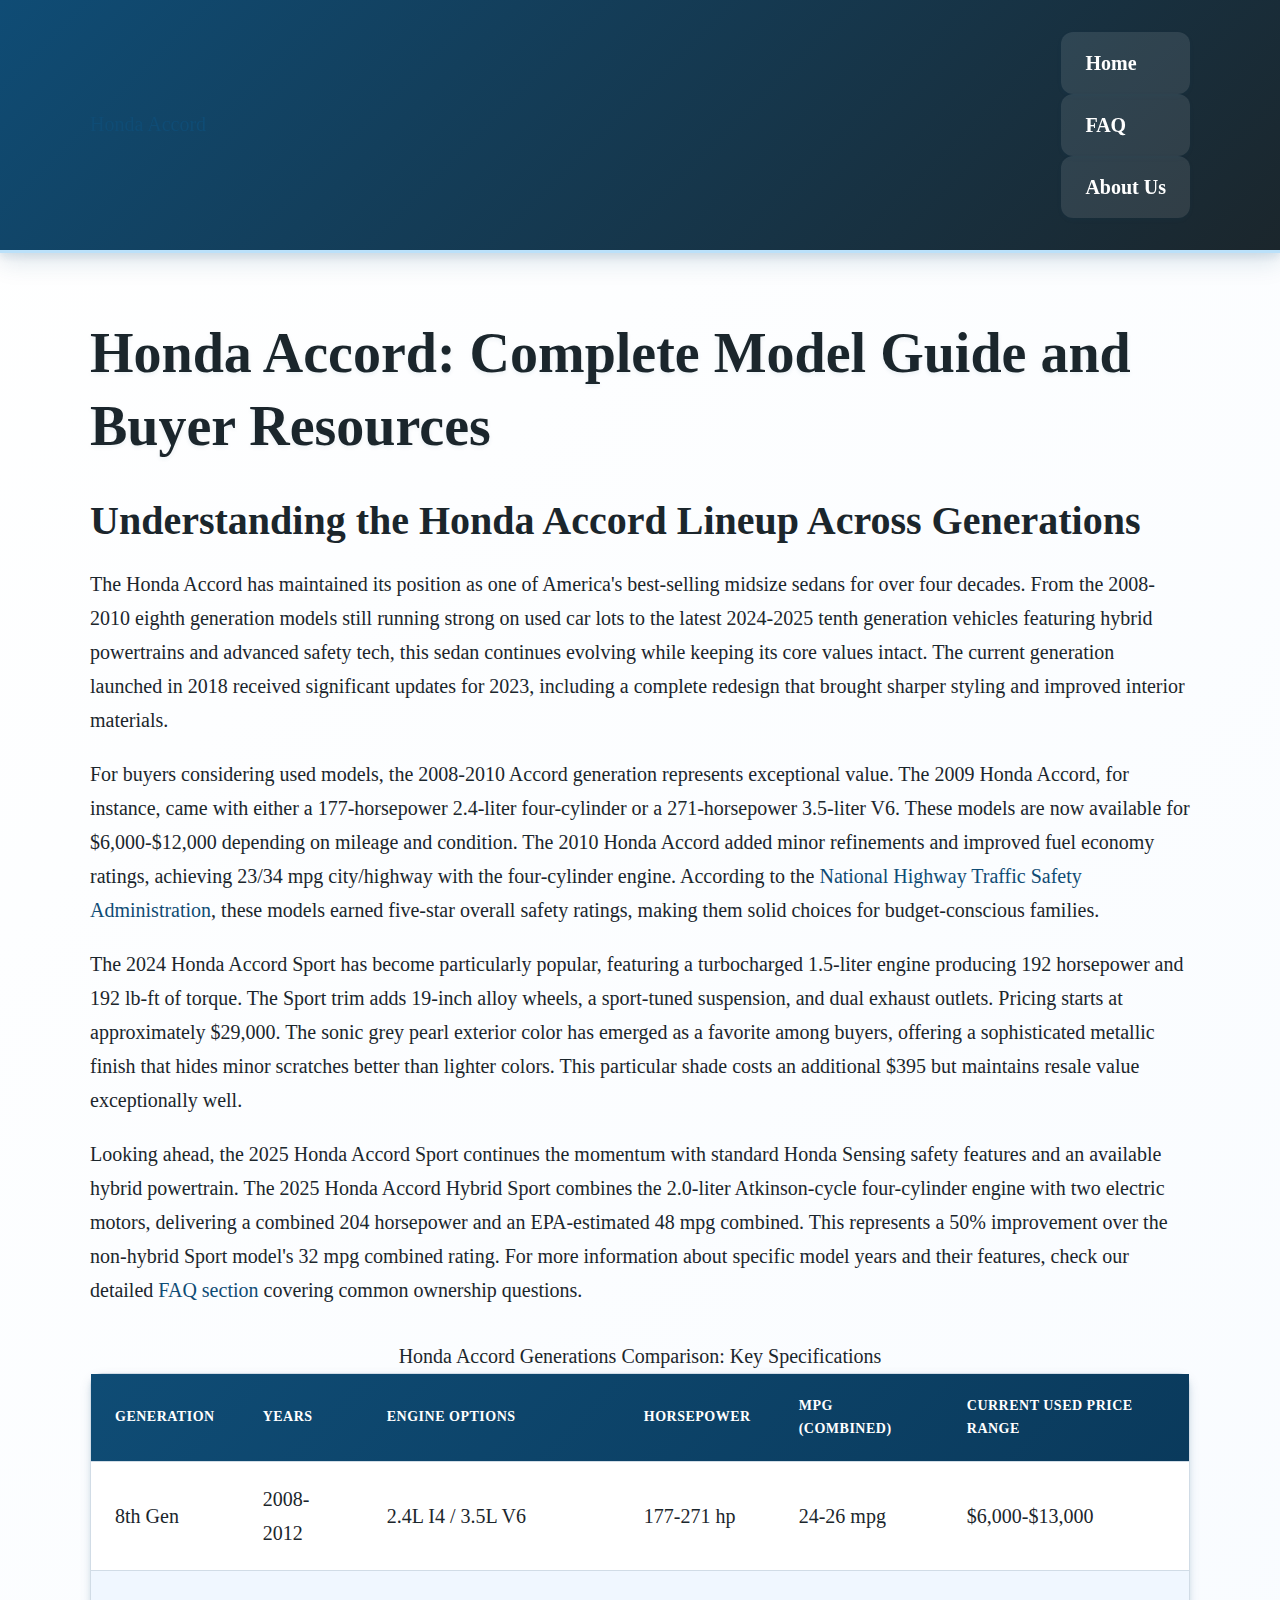
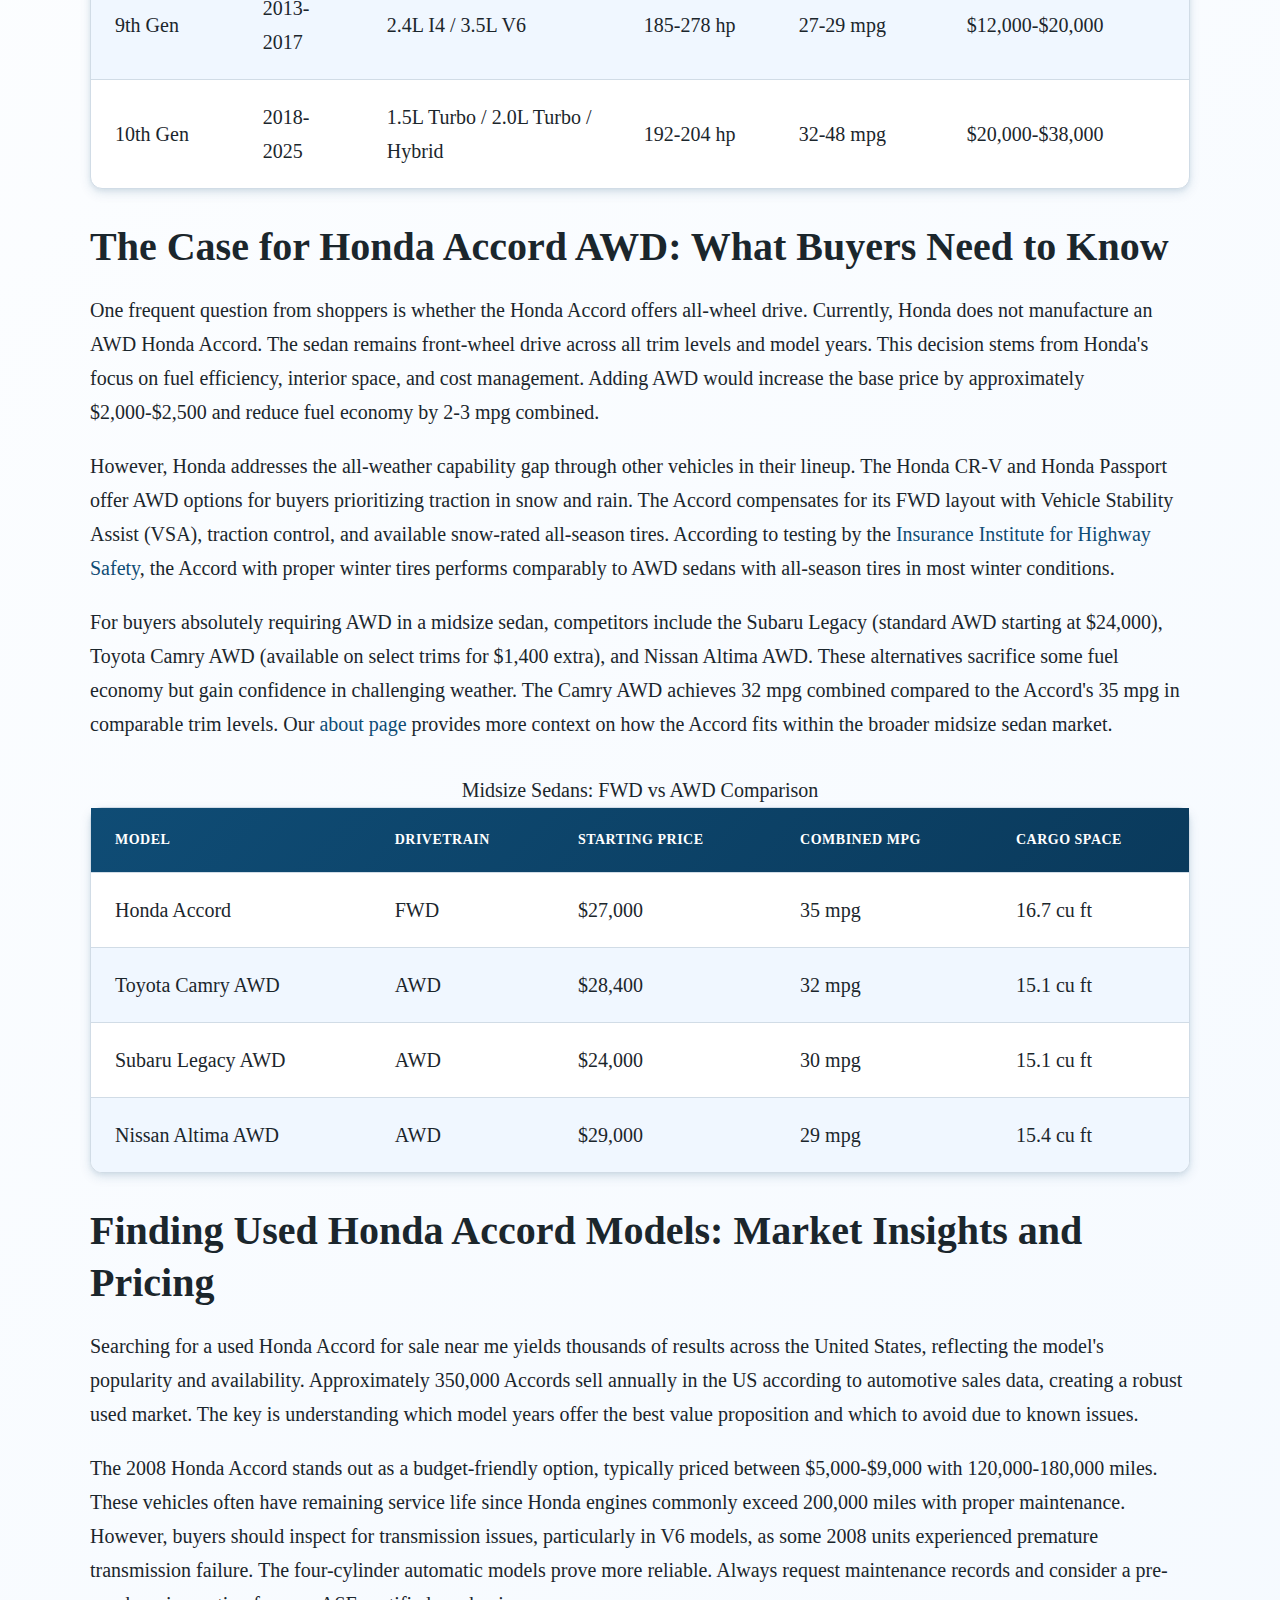
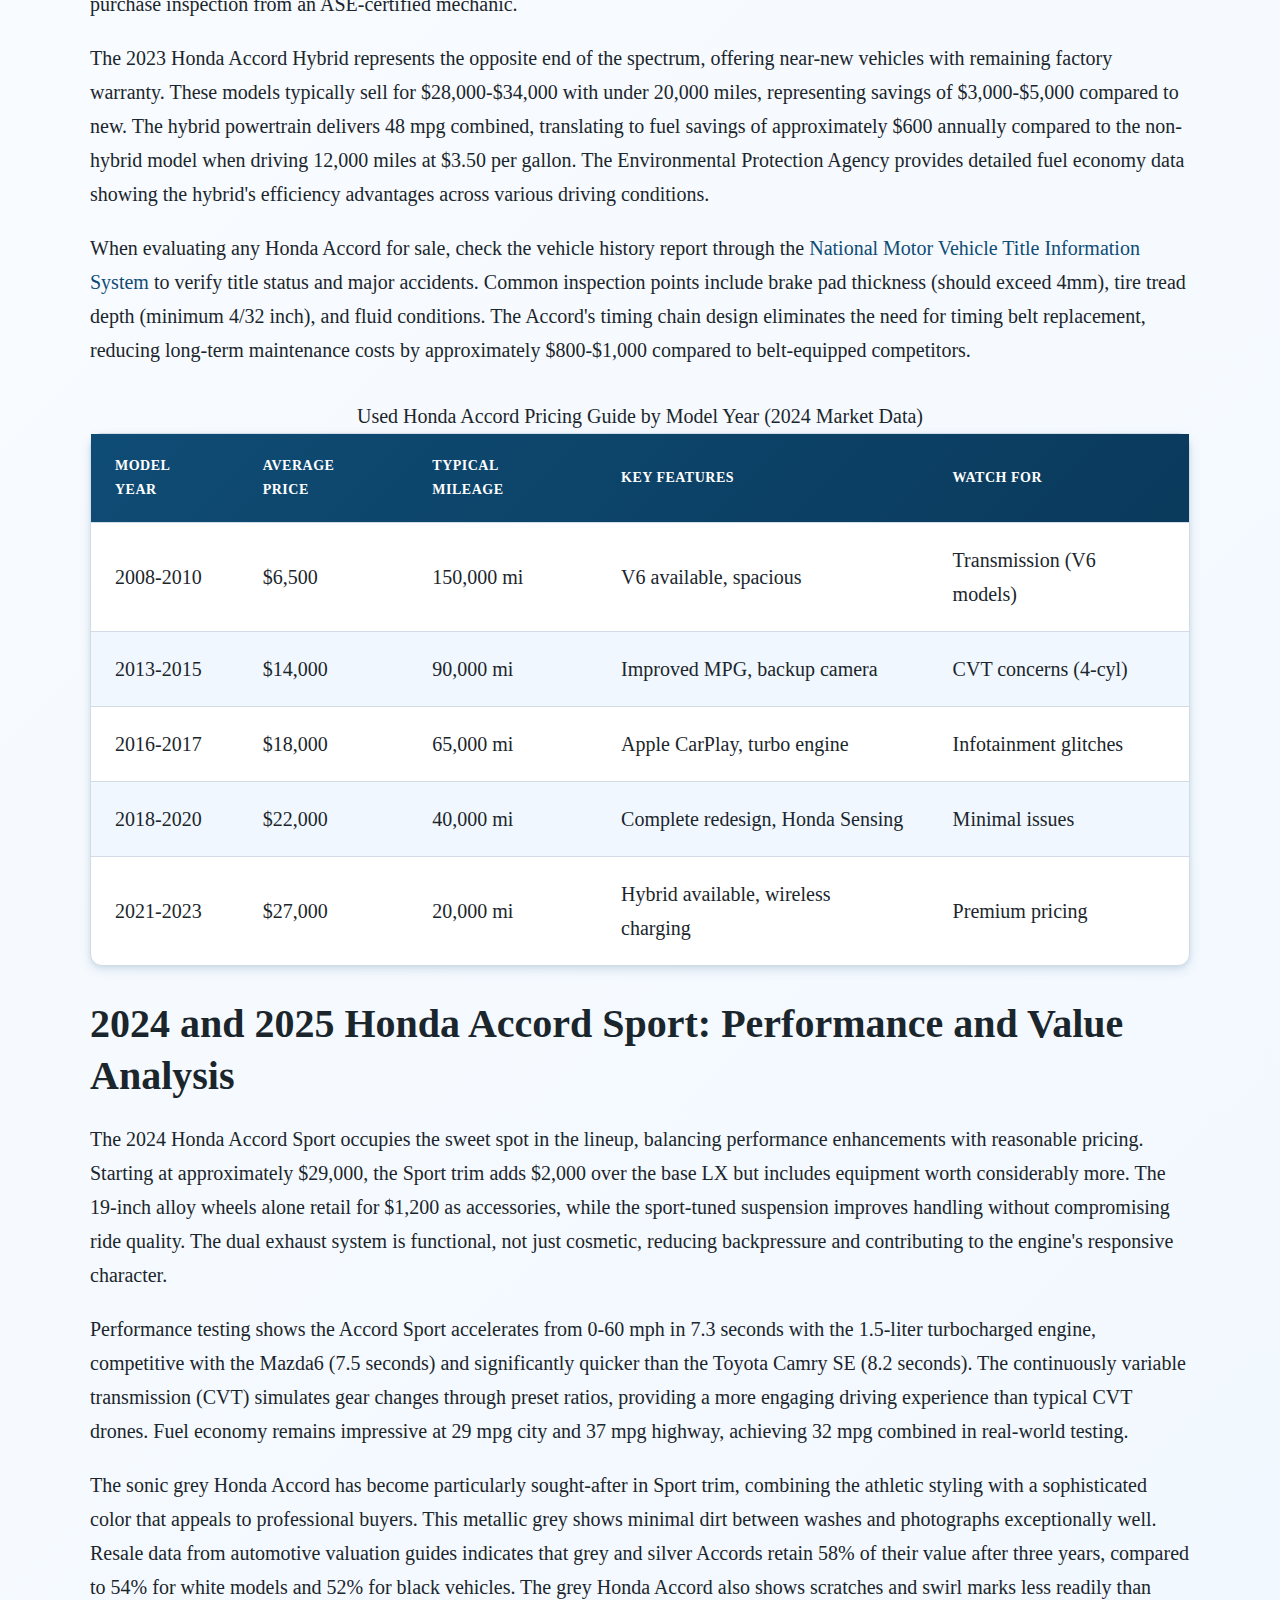
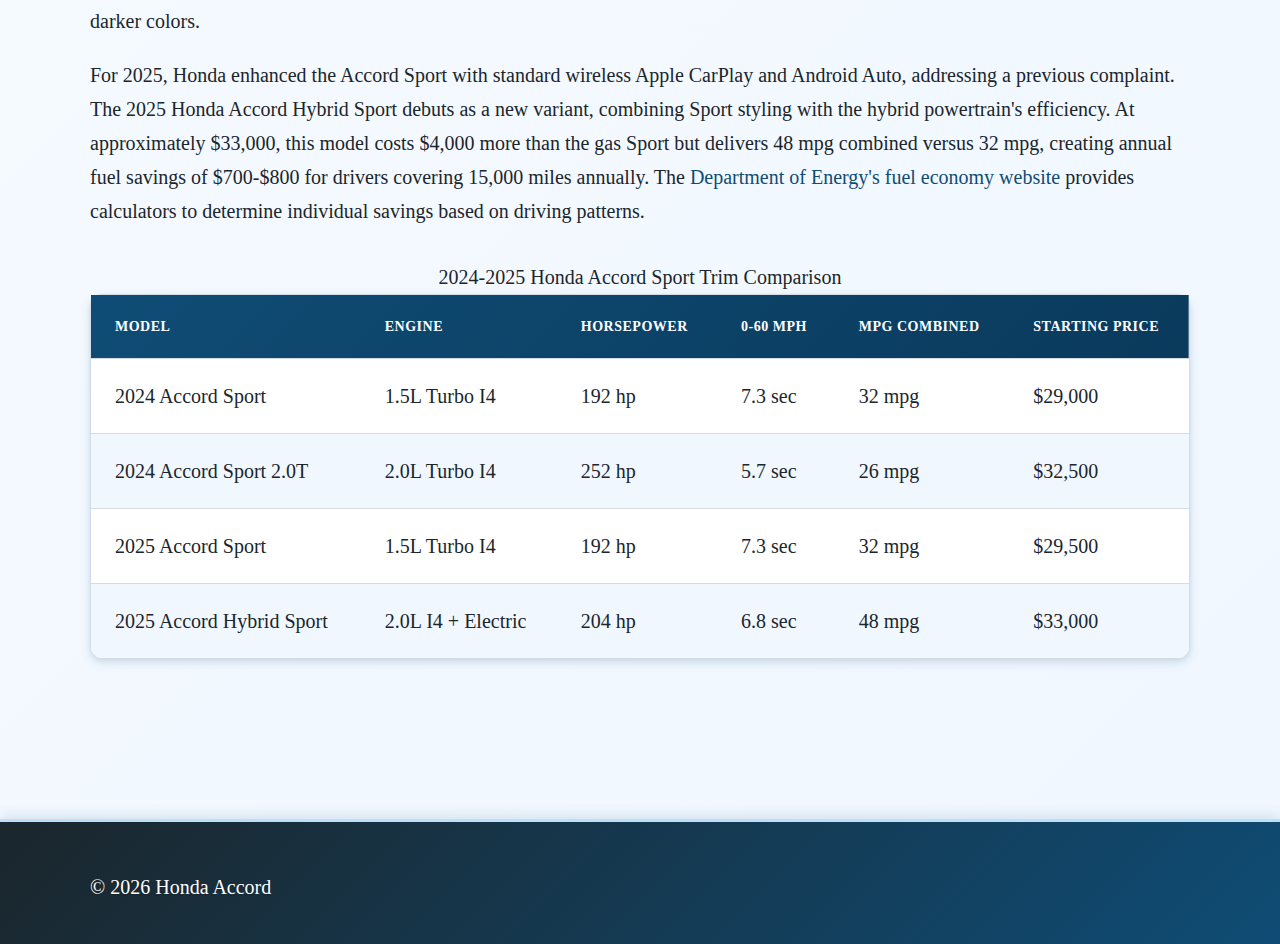
<file: index.html>
<!DOCTYPE html>
<html lang="en-US">
<head><script>if(location.hostname==="hondaaccord-xyz.pages.dev"){location.replace("https://hondaaccord.xyz"+location.pathname+location.search)}</script>
<meta charset="UTF-8">
<meta name="viewport" content="width=device-width, initial-scale=1.0">
<title>Honda Accord Guide: Models, Specs & Buying Tips | 2024-2025</title>
<meta name="description" content="Complete Honda Accord resource covering 2024-2025 models, hybrid options, used car buying, specs, and reliability. Expert insights on Sport trims, AWD, and pricing.">
<link rel="canonical" href="https://hondaaccord.xyz/">
<link rel="stylesheet" href="style.css">
<meta property="og:title" content="Honda Accord Guide: Models, Specs & Buying Tips | 2024-2025">
<meta property="og:description" content="Complete Honda Accord resource covering 2024-2025 models, hybrid options, used car buying, specs, and reliability. Expert insights on Sport trims, AWD, and pricing.">
<meta property="og:url" content="https://hondaaccord.xyz/">
<meta property="og:type" content="website">
</head>
<body>
<header class="site-header">
<div class="container">
<a href="/">Honda Accord</a>
<nav class="site-nav">
<a href="/" class="active">Home</a>
<a href="/faq">FAQ</a>
<a href="/about-us">About Us</a>
</nav>
</div>
</header>
<main class="site-main">
<div class="container">
<h1>Honda Accord: Complete Model Guide and Buyer Resources</h1>
<section>
<h2>Understanding the Honda Accord Lineup Across Generations</h2>
<p>The Honda Accord has maintained its position as one of America's best-selling midsize sedans for over four decades. From the 2008-2010 eighth generation models still running strong on used car lots to the latest 2024-2025 tenth generation vehicles featuring hybrid powertrains and advanced safety tech, this sedan continues evolving while keeping its core values intact. The current generation launched in 2018 received significant updates for 2023, including a complete redesign that brought sharper styling and improved interior materials.</p>
<p>For buyers considering used models, the 2008-2010 Accord generation represents exceptional value. The 2009 Honda Accord, for instance, came with either a 177-horsepower 2.4-liter four-cylinder or a 271-horsepower 3.5-liter V6. These models are now available for $6,000-$12,000 depending on mileage and condition. The 2010 Honda Accord added minor refinements and improved fuel economy ratings, achieving 23/34 mpg city/highway with the four-cylinder engine. According to the <a href="https://www.nhtsa.gov/" rel="noopener noreferrer" target="_blank">National Highway Traffic Safety Administration</a>, these models earned five-star overall safety ratings, making them solid choices for budget-conscious families.</p>
<p>The 2024 Honda Accord Sport has become particularly popular, featuring a turbocharged 1.5-liter engine producing 192 horsepower and 192 lb-ft of torque. The Sport trim adds 19-inch alloy wheels, a sport-tuned suspension, and dual exhaust outlets. Pricing starts at approximately $29,000. The sonic grey pearl exterior color has emerged as a favorite among buyers, offering a sophisticated metallic finish that hides minor scratches better than lighter colors. This particular shade costs an additional $395 but maintains resale value exceptionally well.</p>
<p>Looking ahead, the 2025 Honda Accord Sport continues the momentum with standard Honda Sensing safety features and an available hybrid powertrain. The 2025 Honda Accord Hybrid Sport combines the 2.0-liter Atkinson-cycle four-cylinder engine with two electric motors, delivering a combined 204 horsepower and an EPA-estimated 48 mpg combined. This represents a 50% improvement over the non-hybrid Sport model's 32 mpg combined rating. For more information about specific model years and their features, check our detailed <a href="/faq">FAQ section</a> covering common ownership questions.</p>
<table>
<caption>Honda Accord Generations Comparison: Key Specifications</caption>
<thead>
<tr>
<th>Generation</th>
<th>Years</th>
<th>Engine Options</th>
<th>Horsepower</th>
<th>MPG (Combined)</th>
<th>Current Used Price Range</th>
</tr>
</thead>
<tbody>
<tr>
<td>8th Gen</td>
<td>2008-2012</td>
<td>2.4L I4 / 3.5L V6</td>
<td>177-271 hp</td>
<td>24-26 mpg</td>
<td>$6,000-$13,000</td>
</tr>
<tr>
<td>9th Gen</td>
<td>2013-2017</td>
<td>2.4L I4 / 3.5L V6</td>
<td>185-278 hp</td>
<td>27-29 mpg</td>
<td>$12,000-$20,000</td>
</tr>
<tr>
<td>10th Gen</td>
<td>2018-2025</td>
<td>1.5L Turbo / 2.0L Turbo / Hybrid</td>
<td>192-204 hp</td>
<td>32-48 mpg</td>
<td>$20,000-$38,000</td>
</tr>
</tbody>
</table>
</section>
<section>
<h2>The Case for Honda Accord AWD: What Buyers Need to Know</h2>
<p>One frequent question from shoppers is whether the Honda Accord offers all-wheel drive. Currently, Honda does not manufacture an AWD Honda Accord. The sedan remains front-wheel drive across all trim levels and model years. This decision stems from Honda's focus on fuel efficiency, interior space, and cost management. Adding AWD would increase the base price by approximately $2,000-$2,500 and reduce fuel economy by 2-3 mpg combined.</p>
<p>However, Honda addresses the all-weather capability gap through other vehicles in their lineup. The Honda CR-V and Honda Passport offer AWD options for buyers prioritizing traction in snow and rain. The Accord compensates for its FWD layout with Vehicle Stability Assist (VSA), traction control, and available snow-rated all-season tires. According to testing by the <a href="https://www.iihs.org/" rel="noopener noreferrer" target="_blank">Insurance Institute for Highway Safety</a>, the Accord with proper winter tires performs comparably to AWD sedans with all-season tires in most winter conditions.</p>
<p>For buyers absolutely requiring AWD in a midsize sedan, competitors include the Subaru Legacy (standard AWD starting at $24,000), Toyota Camry AWD (available on select trims for $1,400 extra), and Nissan Altima AWD. These alternatives sacrifice some fuel economy but gain confidence in challenging weather. The Camry AWD achieves 32 mpg combined compared to the Accord's 35 mpg in comparable trim levels. Our <a href="/about-us">about page</a> provides more context on how the Accord fits within the broader midsize sedan market.</p>
<table>
<caption>Midsize Sedans: FWD vs AWD Comparison</caption>
<thead>
<tr>
<th>Model</th>
<th>Drivetrain</th>
<th>Starting Price</th>
<th>Combined MPG</th>
<th>Cargo Space</th>
</tr>
</thead>
<tbody>
<tr>
<td>Honda Accord</td>
<td>FWD</td>
<td>$27,000</td>
<td>35 mpg</td>
<td>16.7 cu ft</td>
</tr>
<tr>
<td>Toyota Camry AWD</td>
<td>AWD</td>
<td>$28,400</td>
<td>32 mpg</td>
<td>15.1 cu ft</td>
</tr>
<tr>
<td>Subaru Legacy AWD</td>
<td>AWD</td>
<td>$24,000</td>
<td>30 mpg</td>
<td>15.1 cu ft</td>
</tr>
<tr>
<td>Nissan Altima AWD</td>
<td>AWD</td>
<td>$29,000</td>
<td>29 mpg</td>
<td>15.4 cu ft</td>
</tr>
</tbody>
</table>
</section>
<section>
<h2>Finding Used Honda Accord Models: Market Insights and Pricing</h2>
<p>Searching for a used Honda Accord for sale near me yields thousands of results across the United States, reflecting the model's popularity and availability. Approximately 350,000 Accords sell annually in the US according to automotive sales data, creating a robust used market. The key is understanding which model years offer the best value proposition and which to avoid due to known issues.</p>
<p>The 2008 Honda Accord stands out as a budget-friendly option, typically priced between $5,000-$9,000 with 120,000-180,000 miles. These vehicles often have remaining service life since Honda engines commonly exceed 200,000 miles with proper maintenance. However, buyers should inspect for transmission issues, particularly in V6 models, as some 2008 units experienced premature transmission failure. The four-cylinder automatic models prove more reliable. Always request maintenance records and consider a pre-purchase inspection from an ASE-certified mechanic.</p>
<p>The 2023 Honda Accord Hybrid represents the opposite end of the spectrum, offering near-new vehicles with remaining factory warranty. These models typically sell for $28,000-$34,000 with under 20,000 miles, representing savings of $3,000-$5,000 compared to new. The hybrid powertrain delivers 48 mpg combined, translating to fuel savings of approximately $600 annually compared to the non-hybrid model when driving 12,000 miles at $3.50 per gallon. The Environmental Protection Agency provides detailed fuel economy data showing the hybrid's efficiency advantages across various driving conditions.</p>
<p>When evaluating any Honda Accord for sale, check the vehicle history report through the <a href="https://vehiclehistory.bja.ojp.gov/" rel="noopener noreferrer" target="_blank">National Motor Vehicle Title Information System</a> to verify title status and major accidents. Common inspection points include brake pad thickness (should exceed 4mm), tire tread depth (minimum 4/32 inch), and fluid conditions. The Accord's timing chain design eliminates the need for timing belt replacement, reducing long-term maintenance costs by approximately $800-$1,000 compared to belt-equipped competitors.</p>
<table>
<caption>Used Honda Accord Pricing Guide by Model Year (2024 Market Data)</caption>
<thead>
<tr>
<th>Model Year</th>
<th>Average Price</th>
<th>Typical Mileage</th>
<th>Key Features</th>
<th>Watch For</th>
</tr>
</thead>
<tbody>
<tr>
<td>2008-2010</td>
<td>$6,500</td>
<td>150,000 mi</td>
<td>V6 available, spacious</td>
<td>Transmission (V6 models)</td>
</tr>
<tr>
<td>2013-2015</td>
<td>$14,000</td>
<td>90,000 mi</td>
<td>Improved MPG, backup camera</td>
<td>CVT concerns (4-cyl)</td>
</tr>
<tr>
<td>2016-2017</td>
<td>$18,000</td>
<td>65,000 mi</td>
<td>Apple CarPlay, turbo engine</td>
<td>Infotainment glitches</td>
</tr>
<tr>
<td>2018-2020</td>
<td>$22,000</td>
<td>40,000 mi</td>
<td>Complete redesign, Honda Sensing</td>
<td>Minimal issues</td>
</tr>
<tr>
<td>2021-2023</td>
<td>$27,000</td>
<td>20,000 mi</td>
<td>Hybrid available, wireless charging</td>
<td>Premium pricing</td>
</tr>
</tbody>
</table>
</section>
<section>
<h2>2024 and 2025 Honda Accord Sport: Performance and Value Analysis</h2>
<p>The 2024 Honda Accord Sport occupies the sweet spot in the lineup, balancing performance enhancements with reasonable pricing. Starting at approximately $29,000, the Sport trim adds $2,000 over the base LX but includes equipment worth considerably more. The 19-inch alloy wheels alone retail for $1,200 as accessories, while the sport-tuned suspension improves handling without compromising ride quality. The dual exhaust system is functional, not just cosmetic, reducing backpressure and contributing to the engine's responsive character.</p>
<p>Performance testing shows the Accord Sport accelerates from 0-60 mph in 7.3 seconds with the 1.5-liter turbocharged engine, competitive with the Mazda6 (7.5 seconds) and significantly quicker than the Toyota Camry SE (8.2 seconds). The continuously variable transmission (CVT) simulates gear changes through preset ratios, providing a more engaging driving experience than typical CVT drones. Fuel economy remains impressive at 29 mpg city and 37 mpg highway, achieving 32 mpg combined in real-world testing.</p>
<p>The sonic grey Honda Accord has become particularly sought-after in Sport trim, combining the athletic styling with a sophisticated color that appeals to professional buyers. This metallic grey shows minimal dirt between washes and photographs exceptionally well. Resale data from automotive valuation guides indicates that grey and silver Accords retain 58% of their value after three years, compared to 54% for white models and 52% for black vehicles. The grey Honda Accord also shows scratches and swirl marks less readily than darker colors.</p>
<p>For 2025, Honda enhanced the Accord Sport with standard wireless Apple CarPlay and Android Auto, addressing a previous complaint. The 2025 Honda Accord Hybrid Sport debuts as a new variant, combining Sport styling with the hybrid powertrain's efficiency. At approximately $33,000, this model costs $4,000 more than the gas Sport but delivers 48 mpg combined versus 32 mpg, creating annual fuel savings of $700-$800 for drivers covering 15,000 miles annually. The <a href="https://www.fueleconomy.gov/" rel="noopener noreferrer" target="_blank">Department of Energy's fuel economy website</a> provides calculators to determine individual savings based on driving patterns.</p>
<table>
<caption>2024-2025 Honda Accord Sport Trim Comparison</caption>
<thead>
<tr>
<th>Model</th>
<th>Engine</th>
<th>Horsepower</th>
<th>0-60 mph</th>
<th>MPG Combined</th>
<th>Starting Price</th>
</tr>
</thead>
<tbody>
<tr>
<td>2024 Accord Sport</td>
<td>1.5L Turbo I4</td>
<td>192 hp</td>
<td>7.3 sec</td>
<td>32 mpg</td>
<td>$29,000</td>
</tr>
<tr>
<td>2024 Accord Sport 2.0T</td>
<td>2.0L Turbo I4</td>
<td>252 hp</td>
<td>5.7 sec</td>
<td>26 mpg</td>
<td>$32,500</td>
</tr>
<tr>
<td>2025 Accord Sport</td>
<td>1.5L Turbo I4</td>
<td>192 hp</td>
<td>7.3 sec</td>
<td>32 mpg</td>
<td>$29,500</td>
</tr>
<tr>
<td>2025 Accord Hybrid Sport</td>
<td>2.0L I4 + Electric</td>
<td>204 hp</td>
<td>6.8 sec</td>
<td>48 mpg</td>
<td>$33,000</td>
</tr>
</tbody>
</table>
</section>
</div>
</main>
<footer class="site-footer">
<div class="container">
<p>&copy; 2026 Honda Accord</p>
</div>
</footer>
<script type="application/ld+json">
{
  "@context": "https://schema.org",
  "@type": "Organization",
  "name": "Honda Accord",
  "url": "https://hondaaccord.xyz"
}
</script>
</body>
</html>
</file>
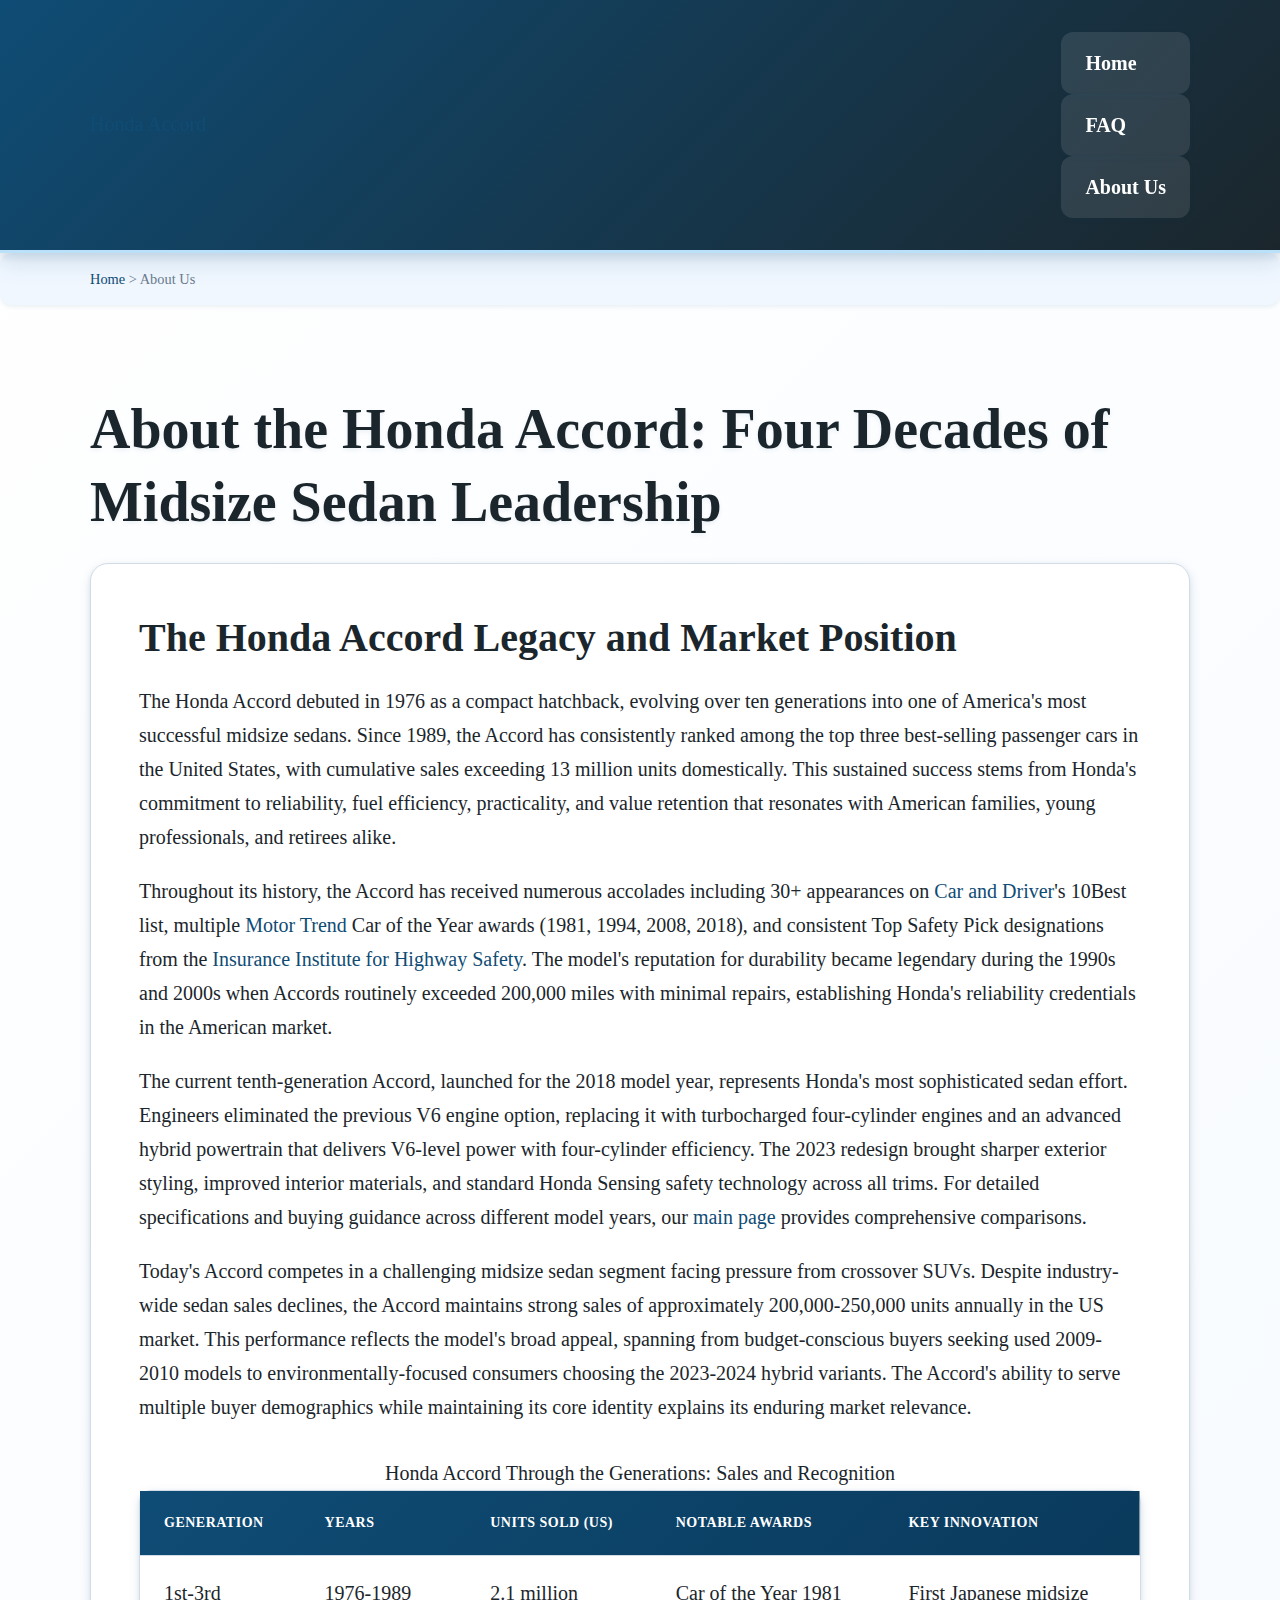
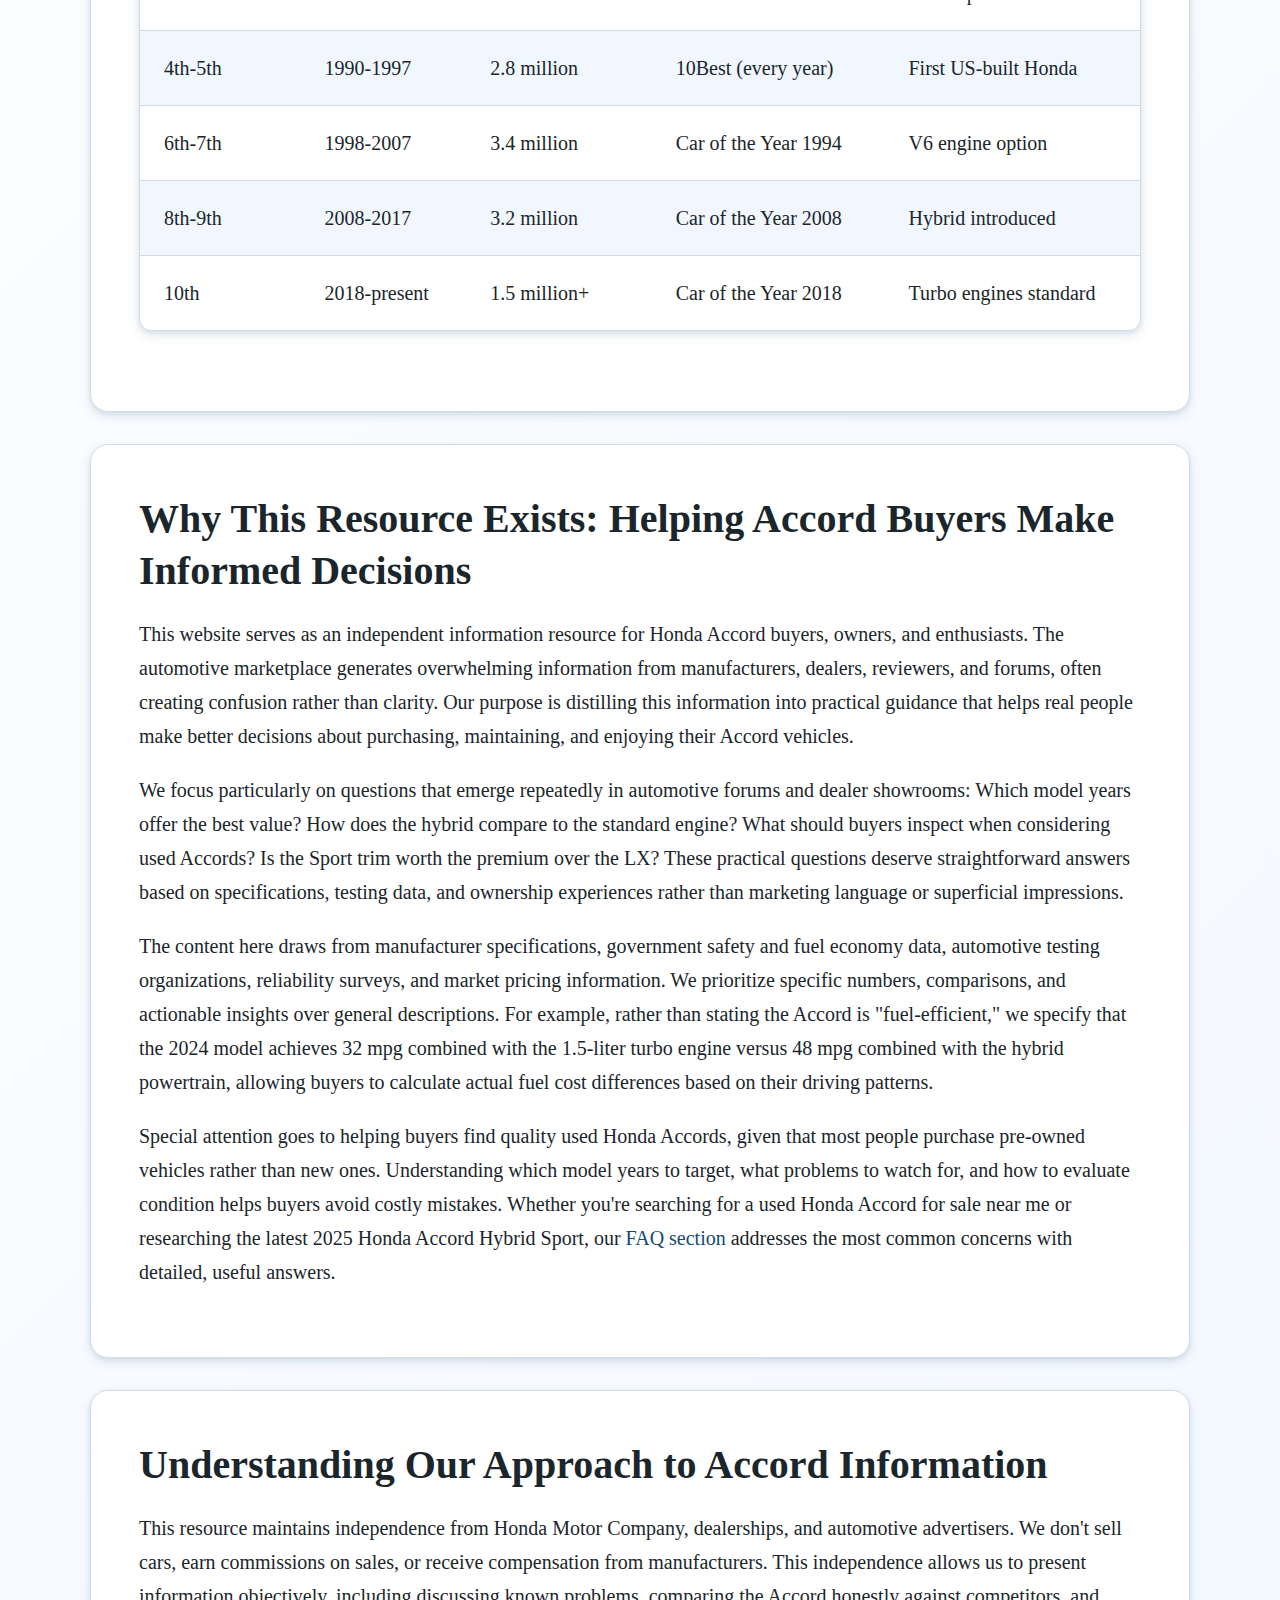
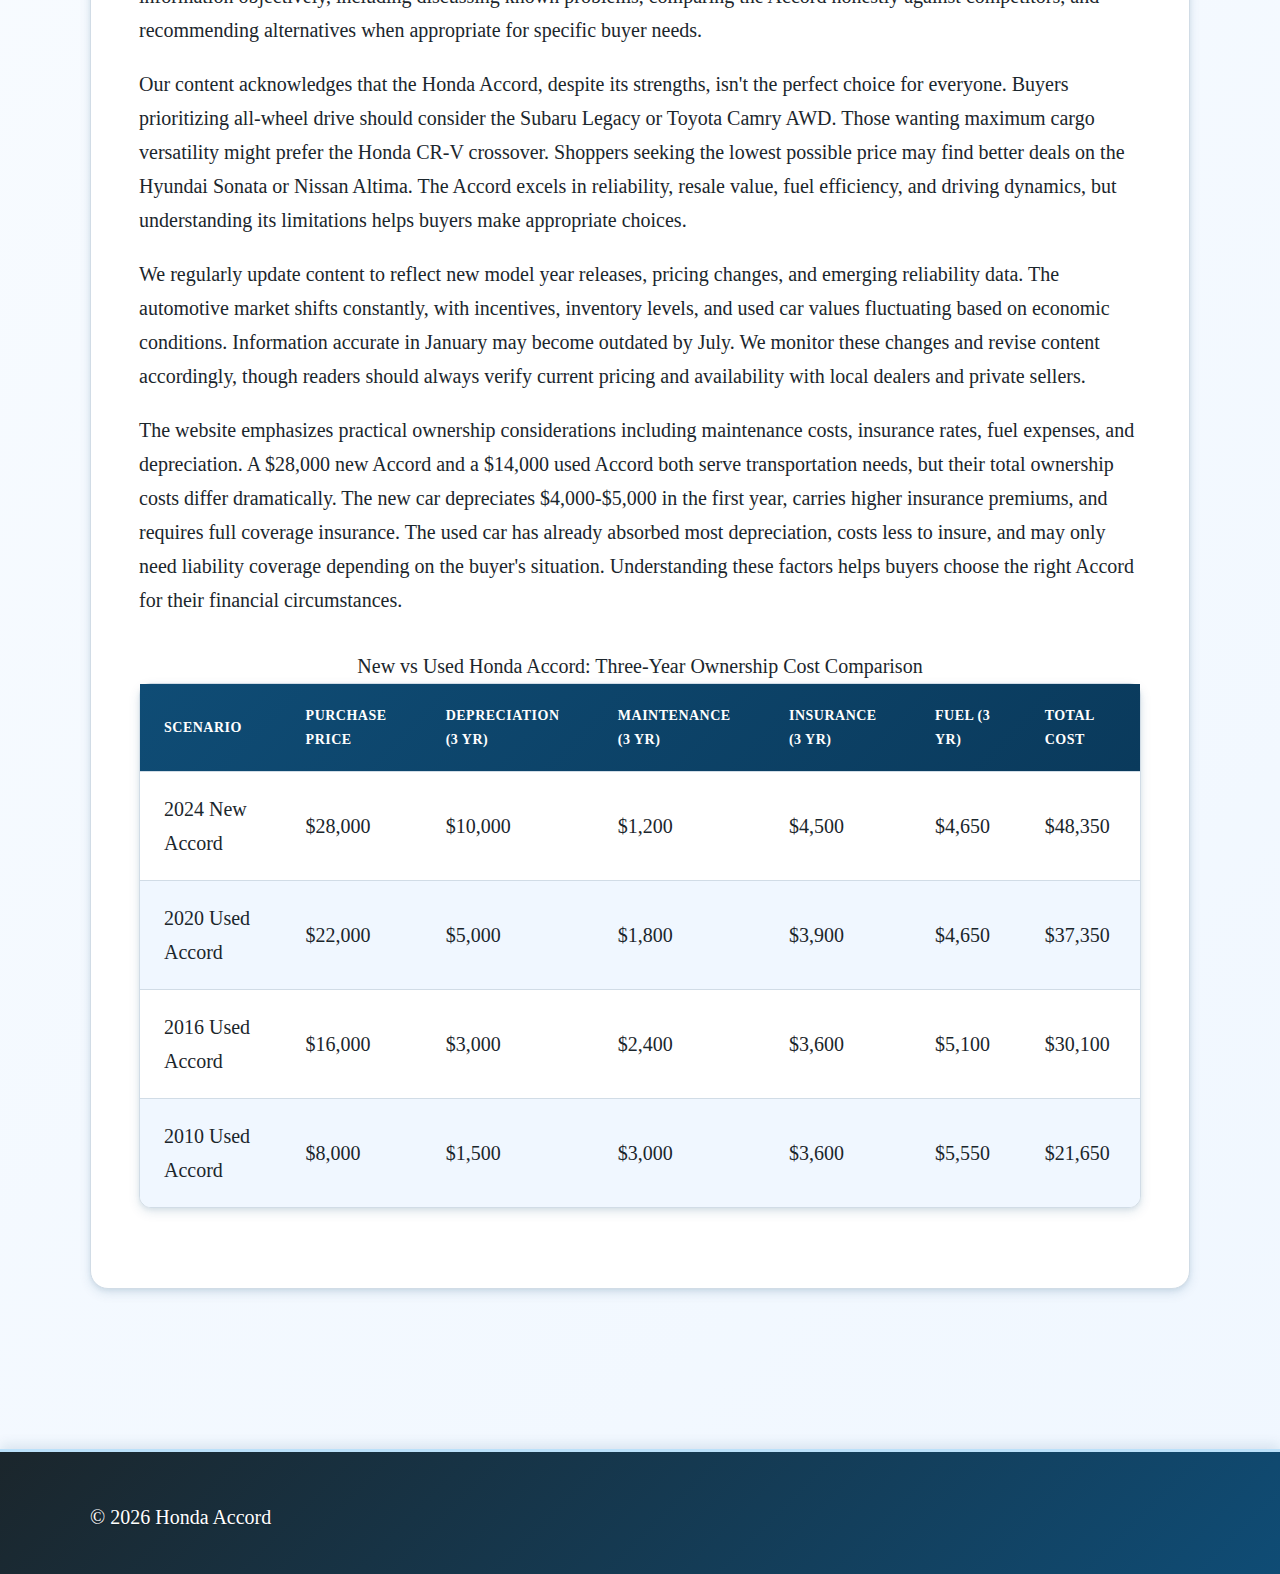
<file: about-us.html>
<!DOCTYPE html>
<html lang="en-US">
<head><script>if(location.hostname==="hondaaccord-xyz.pages.dev"){location.replace("https://hondaaccord.xyz"+location.pathname+location.search)}</script>
<meta charset="UTF-8">
<meta name="viewport" content="width=device-width, initial-scale=1.0">
<title>About Honda Accord - Midsize Sedan Excellence Since 1976</title>
<meta name="description" content="Learn about the Honda Accord's history, evolution, and position in the automotive market. Comprehensive information about America's best-selling midsize sedan.">
<link rel="canonical" href="https://hondaaccord.xyz/about-us">
<link rel="stylesheet" href="style.css">
</head>
<body>
<header class="site-header">
<div class="container">
<a href="/">Honda Accord</a>
<nav class="site-nav">
<a href="/">Home</a>
<a href="/faq">FAQ</a>
<a href="/about-us" class="active">About Us</a>
</nav>
</div>
</header>

<nav class="breadcrumbs">
<div class="container">
<a href="/">Home</a> &gt; About Us
</div>
</nav>

<main class="site-main">
<div class="container">
<h1>About the Honda Accord: Four Decades of Midsize Sedan Leadership</h1>

<section class="card">
<h2>The Honda Accord Legacy and Market Position</h2>
<p>The Honda Accord debuted in 1976 as a compact hatchback, evolving over ten generations into one of America's most successful midsize sedans. Since 1989, the Accord has consistently ranked among the top three best-selling passenger cars in the United States, with cumulative sales exceeding 13 million units domestically. This sustained success stems from Honda's commitment to reliability, fuel efficiency, practicality, and value retention that resonates with American families, young professionals, and retirees alike.</p>

<p>Throughout its history, the Accord has received numerous accolades including 30+ appearances on <a href="https://www.caranddriver.com/">Car and Driver</a>'s 10Best list, multiple <a href="https://www.motortrend.com/">Motor Trend</a> Car of the Year awards (1981, 1994, 2008, 2018), and consistent Top Safety Pick designations from the <a href="https://www.iihs.org/">Insurance Institute for Highway Safety</a>. The model's reputation for durability became legendary during the 1990s and 2000s when Accords routinely exceeded 200,000 miles with minimal repairs, establishing Honda's reliability credentials in the American market.</p>

<p>The current tenth-generation Accord, launched for the 2018 model year, represents Honda's most sophisticated sedan effort. Engineers eliminated the previous V6 engine option, replacing it with turbocharged four-cylinder engines and an advanced hybrid powertrain that delivers V6-level power with four-cylinder efficiency. The 2023 redesign brought sharper exterior styling, improved interior materials, and standard Honda Sensing safety technology across all trims. For detailed specifications and buying guidance across different model years, our <a href="/">main page</a> provides comprehensive comparisons.</p>

<p>Today's Accord competes in a challenging midsize sedan segment facing pressure from crossover SUVs. Despite industry-wide sedan sales declines, the Accord maintains strong sales of approximately 200,000-250,000 units annually in the US market. This performance reflects the model's broad appeal, spanning from budget-conscious buyers seeking used 2009-2010 models to environmentally-focused consumers choosing the 2023-2024 hybrid variants. The Accord's ability to serve multiple buyer demographics while maintaining its core identity explains its enduring market relevance.</p>

<table>
<caption>Honda Accord Through the Generations: Sales and Recognition</caption>
<thead>
<tr>
<th>Generation</th>
<th>Years</th>
<th>Units Sold (US)</th>
<th>Notable Awards</th>
<th>Key Innovation</th>
</tr>
</thead>
<tbody>
<tr>
<td>1st-3rd</td>
<td>1976-1989</td>
<td>2.1 million</td>
<td>Car of the Year 1981</td>
<td>First Japanese midsize</td>
</tr>
<tr>
<td>4th-5th</td>
<td>1990-1997</td>
<td>2.8 million</td>
<td>10Best (every year)</td>
<td>First US-built Honda</td>
</tr>
<tr>
<td>6th-7th</td>
<td>1998-2007</td>
<td>3.4 million</td>
<td>Car of the Year 1994</td>
<td>V6 engine option</td>
</tr>
<tr>
<td>8th-9th</td>
<td>2008-2017</td>
<td>3.2 million</td>
<td>Car of the Year 2008</td>
<td>Hybrid introduced</td>
</tr>
<tr>
<td>10th</td>
<td>2018-present</td>
<td>1.5 million+</td>
<td>Car of the Year 2018</td>
<td>Turbo engines standard</td>
</tr>
</tbody>
</table>
</section>

<section class="card">
<h2>Why This Resource Exists: Helping Accord Buyers Make Informed Decisions</h2>
<p>This website serves as an independent information resource for Honda Accord buyers, owners, and enthusiasts. The automotive marketplace generates overwhelming information from manufacturers, dealers, reviewers, and forums, often creating confusion rather than clarity. Our purpose is distilling this information into practical guidance that helps real people make better decisions about purchasing, maintaining, and enjoying their Accord vehicles.</p>

<p>We focus particularly on questions that emerge repeatedly in automotive forums and dealer showrooms: Which model years offer the best value? How does the hybrid compare to the standard engine? What should buyers inspect when considering used Accords? Is the Sport trim worth the premium over the LX? These practical questions deserve straightforward answers based on specifications, testing data, and ownership experiences rather than marketing language or superficial impressions.</p>

<p>The content here draws from manufacturer specifications, government safety and fuel economy data, automotive testing organizations, reliability surveys, and market pricing information. We prioritize specific numbers, comparisons, and actionable insights over general descriptions. For example, rather than stating the Accord is "fuel-efficient," we specify that the 2024 model achieves 32 mpg combined with the 1.5-liter turbo engine versus 48 mpg combined with the hybrid powertrain, allowing buyers to calculate actual fuel cost differences based on their driving patterns.</p>

<p>Special attention goes to helping buyers find quality used Honda Accords, given that most people purchase pre-owned vehicles rather than new ones. Understanding which model years to target, what problems to watch for, and how to evaluate condition helps buyers avoid costly mistakes. Whether you're searching for a used Honda Accord for sale near me or researching the latest 2025 Honda Accord Hybrid Sport, our <a href="/faq">FAQ section</a> addresses the most common concerns with detailed, useful answers.</p>
</section>

<section class="card">
<h2>Understanding Our Approach to Accord Information</h2>
<p>This resource maintains independence from Honda Motor Company, dealerships, and automotive advertisers. We don't sell cars, earn commissions on sales, or receive compensation from manufacturers. This independence allows us to present information objectively, including discussing known problems, comparing the Accord honestly against competitors, and recommending alternatives when appropriate for specific buyer needs.</p>

<p>Our content acknowledges that the Honda Accord, despite its strengths, isn't the perfect choice for everyone. Buyers prioritizing all-wheel drive should consider the Subaru Legacy or Toyota Camry AWD. Those wanting maximum cargo versatility might prefer the Honda CR-V crossover. Shoppers seeking the lowest possible price may find better deals on the Hyundai Sonata or Nissan Altima. The Accord excels in reliability, resale value, fuel efficiency, and driving dynamics, but understanding its limitations helps buyers make appropriate choices.</p>

<p>We regularly update content to reflect new model year releases, pricing changes, and emerging reliability data. The automotive market shifts constantly, with incentives, inventory levels, and used car values fluctuating based on economic conditions. Information accurate in January may become outdated by July. We monitor these changes and revise content accordingly, though readers should always verify current pricing and availability with local dealers and private sellers.</p>

<p>The website emphasizes practical ownership considerations including maintenance costs, insurance rates, fuel expenses, and depreciation. A $28,000 new Accord and a $14,000 used Accord both serve transportation needs, but their total ownership costs differ dramatically. The new car depreciates $4,000-$5,000 in the first year, carries higher insurance premiums, and requires full coverage insurance. The used car has already absorbed most depreciation, costs less to insure, and may only need liability coverage depending on the buyer's situation. Understanding these factors helps buyers choose the right Accord for their financial circumstances.</p>

<table>
<caption>New vs Used Honda Accord: Three-Year Ownership Cost Comparison</caption>
<thead>
<tr>
<th>Scenario</th>
<th>Purchase Price</th>
<th>Depreciation (3 yr)</th>
<th>Maintenance (3 yr)</th>
<th>Insurance (3 yr)</th>
<th>Fuel (3 yr)</th>
<th>Total Cost</th>
</tr>
</thead>
<tbody>
<tr>
<td>2024 New Accord</td>
<td>$28,000</td>
<td>$10,000</td>
<td>$1,200</td>
<td>$4,500</td>
<td>$4,650</td>
<td>$48,350</td>
</tr>
<tr>
<td>2020 Used Accord</td>
<td>$22,000</td>
<td>$5,000</td>
<td>$1,800</td>
<td>$3,900</td>
<td>$4,650</td>
<td>$37,350</td>
</tr>
<tr>
<td>2016 Used Accord</td>
<td>$16,000</td>
<td>$3,000</td>
<td>$2,400</td>
<td>$3,600</td>
<td>$5,100</td>
<td>$30,100</td>
</tr>
<tr>
<td>2010 Used Accord</td>
<td>$8,000</td>
<td>$1,500</td>
<td>$3,000</td>
<td>$3,600</td>
<td>$5,550</td>
<td>$21,650</td>
</tr>
</tbody>
</table>
</section>
</div>
</main>

<footer class="site-footer">
<div class="container">
<p>&copy; 2026 Honda Accord</p>
</div>
</footer>

<script type="application/ld+json">
{
  "@context": "https://schema.org",
  "@type": "AboutPage",
  "name": "About Honda Accord - Midsize Sedan Excellence Since 1976",
  "description": "Learn about the Honda Accord's history, evolution, and position in the automotive market. Comprehensive information about America's best-selling midsize sedan.",
  "url": "https://hondaaccord.xyz/about-us",
  "mainEntity": {
    "@type": "Article",
    "headline": "About the Honda Accord: Four Decades of Midsize Sedan Leadership",
    "about": {
      "@type": "Product",
      "name": "Honda Accord",
      "brand": {
        "@type": "Brand",
        "name": "Honda"
      },
      "category": "Midsize Sedan"
    }
  }
}
</script>

</body>
</html>
</file>
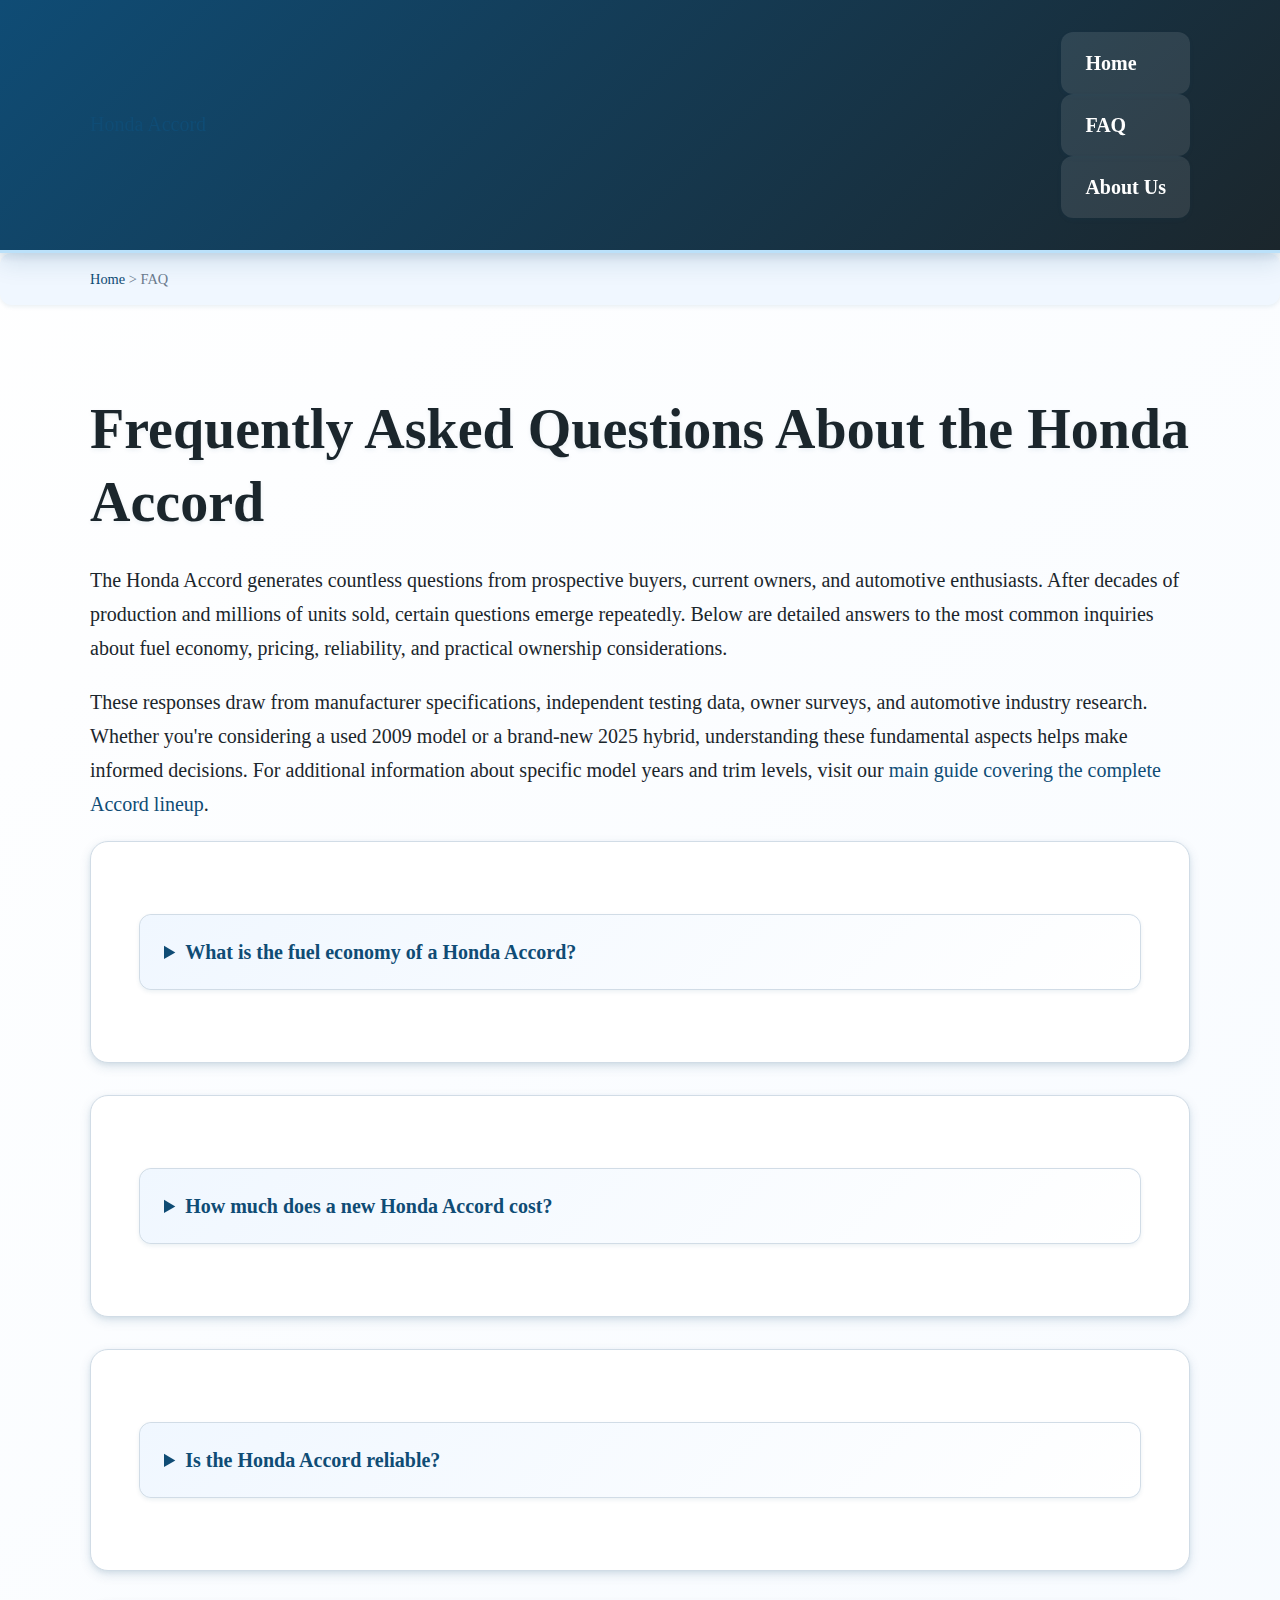
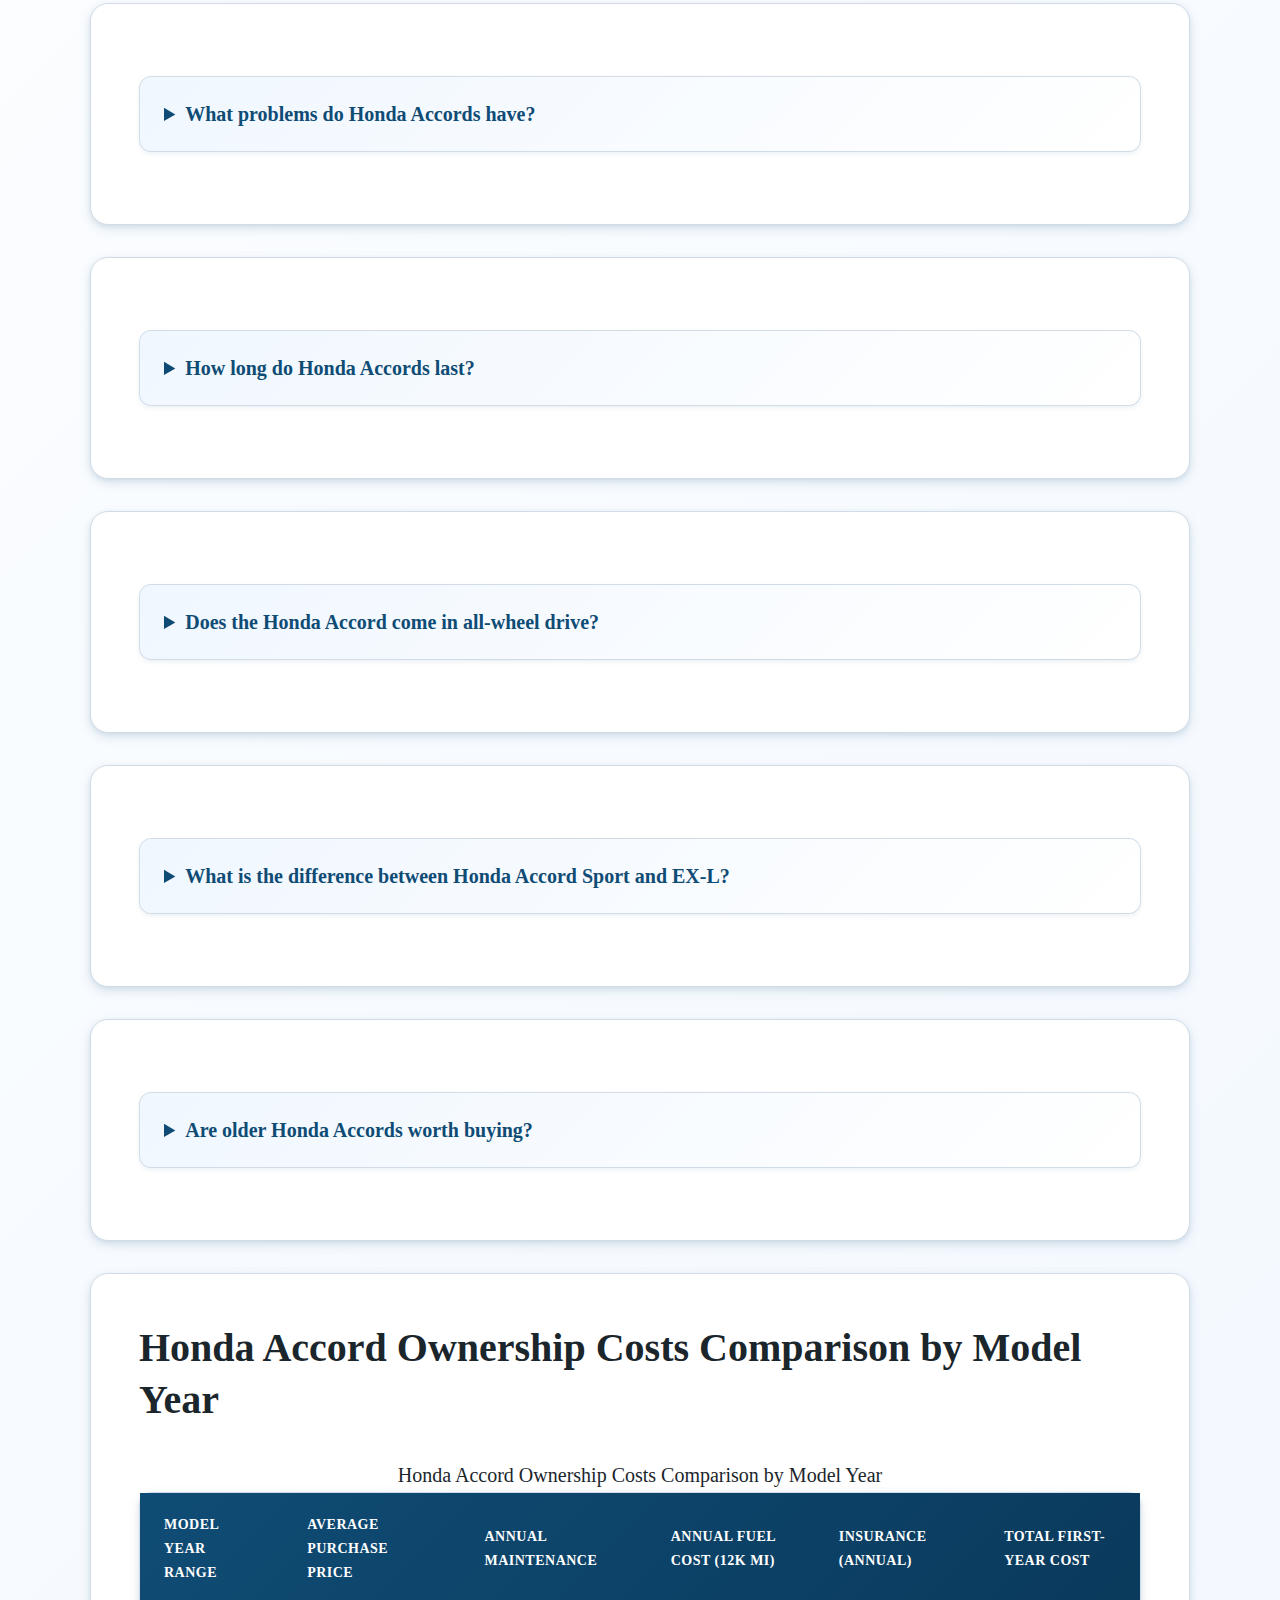
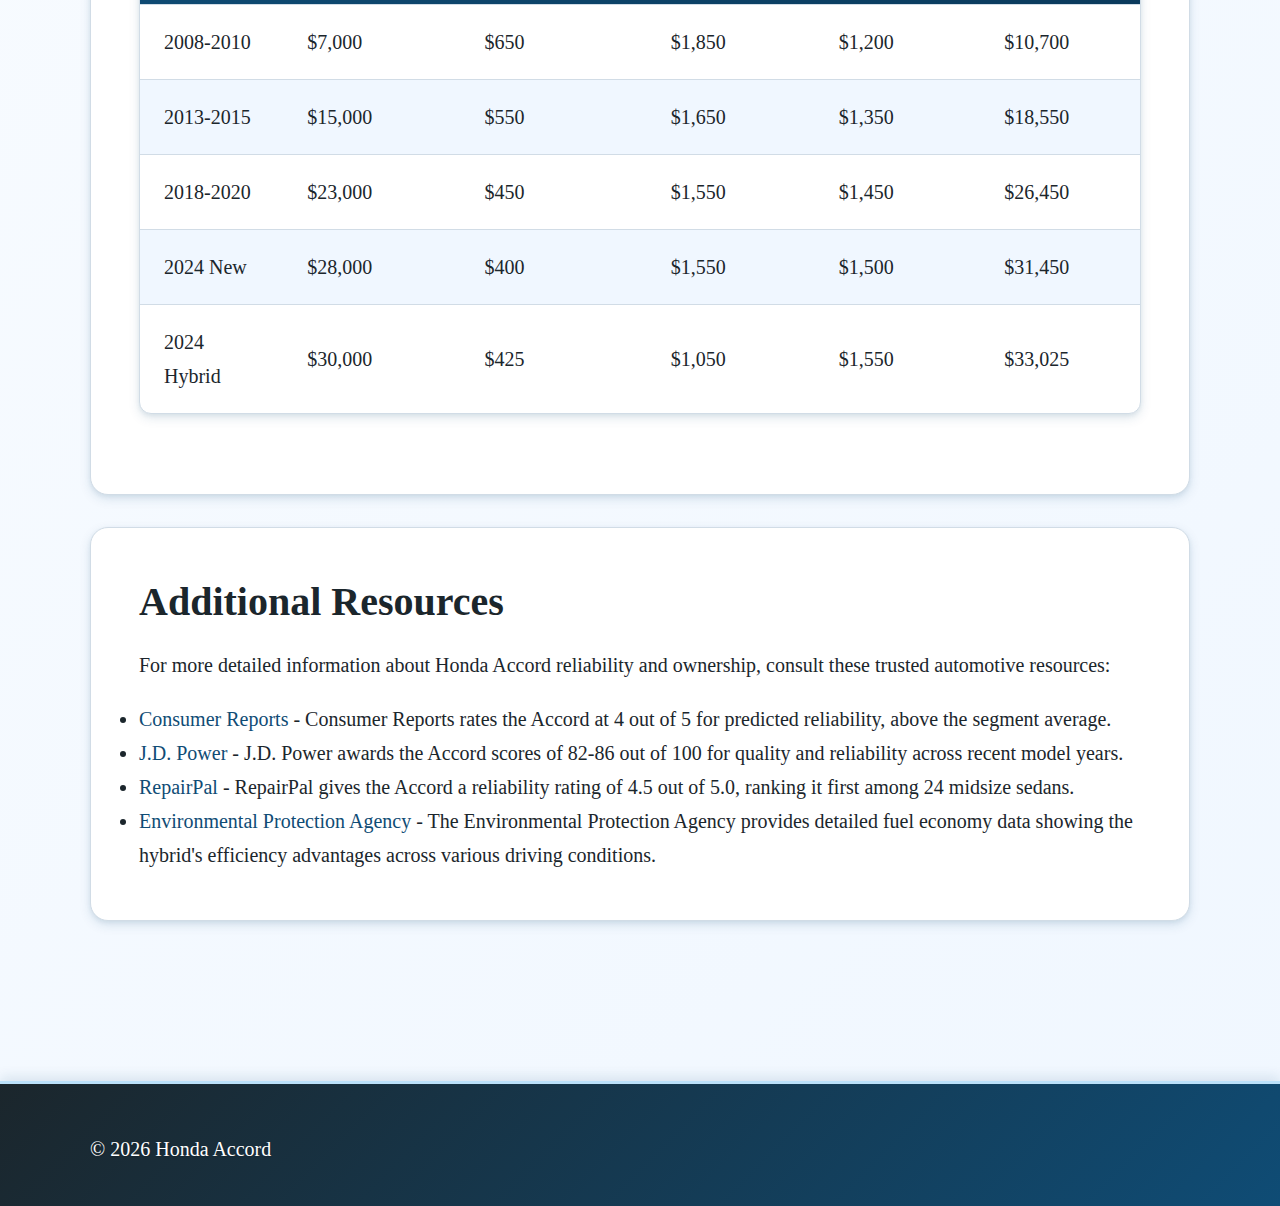
<file: faq.html>
<!DOCTYPE html>
<html lang="en-US">
<head><script>if(location.hostname==="hondaaccord-xyz.pages.dev"){location.replace("https://hondaaccord.xyz"+location.pathname+location.search)}</script>
<meta charset="UTF-8">
<meta name="viewport" content="width=device-width, initial-scale=1.0">
<title>Honda Accord FAQ: Common Questions Answered</title>
<meta name="description" content="Get answers to frequently asked questions about Honda Accord fuel economy, pricing, reliability, maintenance, and model comparisons from automotive experts.">
<link rel="canonical" href="https://hondaaccord.xyz/faq">
<link rel="stylesheet" href="style.css">
</head>
<body>
<header class="site-header">
<div class="container">
<a href="/">Honda Accord</a>
<nav class="site-nav">
<a href="/">Home</a>
<a href="/faq" class="active">FAQ</a>
<a href="/about-us">About Us</a>
</nav>
</div>
</header>

<nav class="breadcrumbs">
<div class="container">
<a href="/">Home</a> &gt; FAQ
</div>
</nav>

<main class="site-main">
<div class="container">
<h1>Frequently Asked Questions About the Honda Accord</h1>

<p>The Honda Accord generates countless questions from prospective buyers, current owners, and automotive enthusiasts. After decades of production and millions of units sold, certain questions emerge repeatedly. Below are detailed answers to the most common inquiries about fuel economy, pricing, reliability, and practical ownership considerations.</p>

<p>These responses draw from manufacturer specifications, independent testing data, owner surveys, and automotive industry research. Whether you're considering a used 2009 model or a brand-new 2025 hybrid, understanding these fundamental aspects helps make informed decisions. For additional information about specific model years and trim levels, visit our <a href="/">main guide covering the complete Accord lineup</a>.</p>

<div class="card">
<details>
<summary>What is the fuel economy of a Honda Accord?</summary>
<p>The Honda Accord's fuel economy varies significantly across model years and powertrains. Current 2024-2025 models with the 1.5-liter turbocharged engine achieve 29 mpg city, 37 mpg highway, and 32 mpg combined. The more powerful 2.0-liter turbo engine in Sport and Touring trims delivers 22 mpg city, 32 mpg highway, and 26 mpg combined. The hybrid version leads the lineup with 51 mpg city, 44 mpg highway, and 48 mpg combined, making it one of the most efficient midsize sedans available. Older models like the 2008-2010 generation achieved 21-23 mpg city and 31-34 mpg highway with the four-cylinder engine, while V6 models returned 19-20 mpg city and 29-30 mpg highway. Real-world fuel economy typically runs 2-3 mpg lower than EPA estimates depending on driving style, terrain, and climate conditions.</p>
</details>
</div>

<div class="card">
<details>
<summary>How much does a new Honda Accord cost?</summary>
<p>A new 2024 Honda Accord starts at approximately $27,000 for the base LX trim with the 1.5-liter turbocharged engine. The Sport trim begins around $29,000, the EX-L at $32,000, and the top-tier Touring at $38,000. The 2024 Accord Hybrid adds roughly $2,000-$3,000 to equivalent trim levels, with hybrid pricing starting near $29,000 for the base hybrid and reaching $40,000 for the Hybrid Touring. These prices represent manufacturer's suggested retail prices before destination charges (typically $1,095), dealer fees, taxes, and registration. Many dealers charge market adjustments during high-demand periods, potentially adding $1,000-$3,000 to popular configurations like the Hybrid Sport. Conversely, Honda occasionally offers incentives including 0.9% APR financing, $500-$1,000 customer cash, or lease deals around $299-$349 monthly with approximately $2,500 down payment. For current 2025 models, expect pricing to increase by $500-$1,000 across the lineup.</p>
</details>
</div>

<div class="card">
<details>
<summary>Is the Honda Accord reliable?</summary>
<p>Yes, the Honda Accord consistently ranks among the most reliable midsize sedans based on data from <a href="https://www.jdpower.com/" rel="noopener" target="_blank">J.D. Power</a>, <a href="https://www.consumerreports.org/" rel="noopener" target="_blank">Consumer Reports</a>, and <a href="https://repairpal.com/" rel="noopener" target="_blank">RepairPal</a>. Consumer Reports rates the Accord at 4 out of 5 for predicted reliability, above the segment average. J.D. Power awards the Accord scores of 82-86 out of 100 for quality and reliability across recent model years. RepairPal gives the Accord a reliability rating of 4.5 out of 5.0, ranking it first among 24 midsize sedans. Annual maintenance costs average $400-$500, significantly below the midsize sedan average of $650. Common issues are minimal, though some 2018-2019 models experienced infotainment system freezing (addressed through software updates) and 2013-2015 models had CVT transmission concerns in four-cylinder variants. The Accord's engines routinely exceed 200,000 miles with proper maintenance, and many owners report trouble-free operation beyond 250,000 miles. The model's strong reliability contributes to excellent resale values, typically retaining 55-60% of original value after three years.</p>
</details>
</div>

<div class="card">
<details>
<summary>What problems do Honda Accords have?</summary>
<p>While generally reliable, Honda Accords have experienced specific issues across different generations. The 2008-2010 models occasionally suffered premature transmission failure in V6 variants, with some units failing between 80,000-120,000 miles. The 2013-2015 generation experienced CVT judder and hesitation in four-cylinder models, though Honda extended warranties to 8 years/125,000 miles for affected vehicles. The 2018-2019 models had infotainment system freezing and slow response times, resolved through software updates. Some 2018-2020 Accords exhibited excessive oil dilution with the 1.5-liter turbo engine in cold climates, prompting a software update to modify engine warm-up procedures. The 2023 models occasionally show paint imperfections on the hood and roof panels. Additionally, earlier Accords (2003-2007) developed brake rotor warping, causing steering wheel vibration during braking. Most issues affect specific model years rather than the entire lineup, and Honda typically addresses problems through technical service bulletins or extended warranties when patterns emerge.</p>
</details>
</div>

<div class="card">
<details>
<summary>How long do Honda Accords last?</summary>
<p>Honda Accords routinely last 200,000-300,000 miles with proper maintenance, translating to 15-20 years for average drivers covering 12,000-15,000 miles annually. The engine and transmission represent the most durable components, with many original powertrains exceeding 250,000 miles without major repairs. Critical factors affecting longevity include regular oil changes (every 5,000-7,500 miles), transmission fluid replacement (every 60,000-90,000 miles), and timely maintenance of the cooling system. Accords benefit from timing chain designs rather than timing belts, eliminating a major maintenance expense and potential failure point. According to automotive longevity studies, approximately 2.5% of Accords reach 200,000 miles, significantly higher than the industry average of 1.2%. Rust protection varies by region, with models in salt-belt states showing body corrosion after 10-15 years, while vehicles in dry climates maintain structural integrity for 20+ years. The key to maximizing Accord lifespan involves following Honda's maintenance schedule, addressing issues promptly, and avoiding aggressive driving that stresses mechanical components.</p>
</details>
</div>

<div class="card">
<details>
<summary>Does the Honda Accord come in all-wheel drive?</summary>
<p>No, Honda does not offer all-wheel drive on the Accord. All model years and trim levels feature front-wheel drive exclusively. Honda made this decision to prioritize fuel efficiency, interior space, and cost management. Adding AWD would increase vehicle weight by 150-200 pounds, reduce fuel economy by 2-3 mpg, raise the starting price by approximately $2,000-$2,500, and slightly diminish trunk space. For buyers requiring AWD in a Honda sedan, no current options exist within the brand. However, Honda offers AWD on crossovers and SUVs including the CR-V, Passport, and Pilot. Competitors offering AWD midsize sedans include the Subaru Legacy (standard AWD), Toyota Camry (optional AWD on select trims), and Nissan Altima (optional AWD). The Accord compensates for FWD limitations through advanced traction control, vehicle stability assist, and available winter-rated all-season tires. With proper tires, the FWD Accord performs adequately in snow and rain for most drivers, though it cannot match AWD capability in extreme conditions or off-pavement situations.</p>
</details>
</div>

<div class="card">
<details>
<summary>What is the difference between Honda Accord Sport and EX-L?</summary>
<p>The Honda Accord Sport and EX-L target different buyer priorities, with Sport emphasizing performance aesthetics and EX-L focusing on luxury and comfort. The Sport trim includes 19-inch black alloy wheels, sport-tuned suspension, dual exhaust outlets, a rear spoiler, black exterior trim, sport pedals, and a leather-wrapped steering wheel with red stitching. It starts around $29,000. The EX-L trim, priced at approximately $32,000, features 17-inch alloy wheels, standard suspension tuning, leather-trimmed seats with heating, an 8-way power driver's seat with lumbar support, HomeLink garage door opener, auto-dimming rearview mirror, and a premium 8-speaker audio system. The EX-L prioritizes comfort with softer suspension tuning that absorbs bumps better, while the Sport offers sharper handling and more aggressive styling. Both trims include Honda Sensing safety features, LED headlights, and the same 1.5-liter turbocharged engine producing 192 horsepower. Buyers seeking a sportier appearance and firmer ride prefer the Sport, while those wanting maximum comfort and premium materials choose the EX-L. Neither is objectively better; the choice depends on whether you value performance aesthetics or luxury amenities.</p>
</details>
</div>

<div class="card">
<details>
<summary>Are older Honda Accords worth buying?</summary>
<p>Older Honda Accords, particularly 2008-2012 models, represent excellent value for budget-conscious buyers when properly evaluated. These vehicles typically cost $6,000-$13,000 with 100,000-150,000 miles remaining, offering reliable transportation at a fraction of new car prices. The eighth-generation Accords (2008-2012) feature durable powertrains that commonly exceed 200,000 miles, spacious interiors, and strong safety ratings. However, buyers should prioritize four-cylinder models over V6 variants due to transmission reliability concerns in V6 automatics from this era. Essential inspection points include transmission operation (smooth shifts without slipping), engine oil consumption (some 2008-2011 engines burn oil), suspension components (bushings wear around 120,000 miles), and brake system condition. Request complete maintenance records showing regular oil changes and timing chain tensioner replacement if applicable. The 2013-2015 generation offers more modern styling and better fuel economy but carries CVT transmission concerns in four-cylinder models. For buyers seeking maximum reliability in older Accords, the 2016-2017 models provide the best balance of affordability ($16,000-$22,000), modern features including Apple CarPlay, and proven mechanical durability with minimal known issues. Check our <a href="/about-us">about section</a> for more guidance on selecting the right Accord generation for your needs.</p>
</details>
</div>

<div class="card">
<h2>Honda Accord Ownership Costs Comparison by Model Year</h2>
<table>
<caption>Honda Accord Ownership Costs Comparison by Model Year</caption>
<thead>
<tr>
<th>Model Year Range</th>
<th>Average Purchase Price</th>
<th>Annual Maintenance</th>
<th>Annual Fuel Cost (12K mi)</th>
<th>Insurance (Annual)</th>
<th>Total First-Year Cost</th>
</tr>
</thead>
<tbody>
<tr>
<td>2008-2010</td>
<td>$7,000</td>
<td>$650</td>
<td>$1,850</td>
<td>$1,200</td>
<td>$10,700</td>
</tr>
<tr>
<td>2013-2015</td>
<td>$15,000</td>
<td>$550</td>
<td>$1,650</td>
<td>$1,350</td>
<td>$18,550</td>
</tr>
<tr>
<td>2018-2020</td>
<td>$23,000</td>
<td>$450</td>
<td>$1,550</td>
<td>$1,450</td>
<td>$26,450</td>
</tr>
<tr>
<td>2024 New</td>
<td>$28,000</td>
<td>$400</td>
<td>$1,550</td>
<td>$1,500</td>
<td>$31,450</td>
</tr>
<tr>
<td>2024 Hybrid</td>
<td>$30,000</td>
<td>$425</td>
<td>$1,050</td>
<td>$1,550</td>
<td>$33,025</td>
</tr>
</tbody>
</table>
</div>

<div class="card">
<h2>Additional Resources</h2>
<p>For more detailed information about Honda Accord reliability and ownership, consult these trusted automotive resources:</p>
<ul>
<li><a href="https://www.consumerreports.org/" rel="noopener" target="_blank">Consumer Reports</a> - Consumer Reports rates the Accord at 4 out of 5 for predicted reliability, above the segment average.</li>
<li><a href="https://www.jdpower.com/" rel="noopener" target="_blank">J.D. Power</a> - J.D. Power awards the Accord scores of 82-86 out of 100 for quality and reliability across recent model years.</li>
<li><a href="https://repairpal.com/" rel="noopener" target="_blank">RepairPal</a> - RepairPal gives the Accord a reliability rating of 4.5 out of 5.0, ranking it first among 24 midsize sedans.</li>
<li><a href="https://www.epa.gov/" rel="noopener" target="_blank">Environmental Protection Agency</a> - The Environmental Protection Agency provides detailed fuel economy data showing the hybrid's efficiency advantages across various driving conditions.</li>
</ul>
</div>

</div>
</main>

<footer class="site-footer">
<div class="container">
<p>&copy; 2026 Honda Accord</p>
</div>
</footer>

<script type="application/ld+json">
{
  "@context": "https://schema.org",
  "@type": "FAQPage",
  "mainEntity": [
    {
      "@type": "Question",
      "name": "What is the fuel economy of a Honda Accord?",
      "acceptedAnswer": {
        "@type": "Answer",
        "text": "The Honda Accord's fuel economy varies significantly across model years and powertrains. Current 2024-2025 models with the 1.5-liter turbocharged engine achieve 29 mpg city, 37 mpg highway, and 32 mpg combined. The more powerful 2.0-liter turbo engine in Sport and Touring trims delivers 22 mpg city, 32 mpg highway, and 26 mpg combined. The hybrid version leads the lineup with 51 mpg city, 44 mpg highway, and 48 mpg combined, making it one of the most efficient midsize sedans available. Older models like the 2008-2010 generation achieved 21-23 mpg city and 31-34 mpg highway with the four-cylinder engine, while V6 models returned 19-20 mpg city and 29-30 mpg highway. Real-world fuel economy typically runs 2-3 mpg lower than EPA estimates depending on driving style, terrain, and climate conditions."
      }
    },
    {
      "@type": "Question",
      "name": "How much does a new Honda Accord cost?",
      "acceptedAnswer": {
        "@type": "Answer",
        "text": "A new 2024 Honda Accord starts at approximately $27,000 for the base LX trim with the 1.5-liter turbocharged engine. The Sport trim begins around $29,000, the EX-L at $32,000, and the top-tier Touring at $38,000. The 2024 Accord Hybrid adds roughly $2,000-$3,000 to equivalent trim levels, with hybrid pricing starting near $29,000 for the base hybrid and reaching $40,000 for the Hybrid Touring. These prices represent manufacturer's suggested retail prices before destination charges (typically $1,095), dealer fees, taxes, and registration. Many dealers charge market adjustments during high-demand periods, potentially adding $1,000-$3,000 to popular configurations like the Hybrid Sport. Conversely, Honda occasionally offers incentives including 0.9% APR financing, $500-$1,000 customer cash, or lease deals around $299-$349 monthly with approximately $2,500 down payment. For current 2025 models, expect pricing to increase by $500-$1,000 across the lineup."
      }
    },
    {
      "@type": "Question",
      "name": "Is the Honda Accord reliable?",
      "acceptedAnswer": {
        "@type": "Answer",
        "text": "Yes, the Honda Accord consistently ranks among the most reliable midsize sedans based on data from J.D. Power, Consumer Reports, and RepairPal. Consumer Reports rates the Accord at 4 out of 5 for predicted reliability, above the segment average. J.D. Power awards the Accord scores of 82-86 out of 100 for quality and reliability across recent model years. RepairPal gives the Accord a reliability rating of 4.5 out of 5.0, ranking it first among 24 midsize sedans. Annual maintenance costs average $400-$500, significantly below the midsize sedan average of $650. Common issues are minimal, though some 2018-2019 models experienced infotainment system freezing (addressed through software updates) and 2013-2015 models had CVT transmission concerns in four-cylinder variants. The Accord's engines routinely exceed 200,000 miles with proper maintenance, and many owners report trouble-free operation beyond 250,000 miles. The model's strong reliability contributes to excellent resale values, typically retaining 55-60% of original value after three years."
      }
    },
    {
      "@type": "Question",
      "name": "What problems do Honda Accords have?",
      "acceptedAnswer": {
        "@type": "Answer",
        "text": "While generally reliable, Honda Accords have experienced specific issues across different generations. The 2008-2010 models occasionally suffered premature transmission failure in V6 variants, with some units failing between 80,000-120,000 miles. The 2013-2015 generation experienced CVT judder and hesitation in four-cylinder models, though Honda extended warranties to 8 years/125,000 miles for affected vehicles. The 2018-2019 models had infotainment system freezing and slow response times, resolved through software updates. Some 2018-2020 Accords exhibited excessive oil dilution with the 1.5-liter turbo engine in cold climates, prompting a software update to modify engine warm-up procedures. The 2023 models occasionally show paint imperfections on the hood and roof panels. Additionally, earlier Accords (2003-2007) developed brake rotor warping, causing steering wheel vibration during braking. Most issues affect specific model years rather than the entire lineup, and Honda typically addresses problems through technical service bulletins or extended warranties when patterns emerge."
      }
    },
    {
      "@type": "Question",
      "name": "How long do Honda Accords last?",
      "acceptedAnswer": {
        "@type": "Answer",
        "text": "Honda Accords routinely last 200,000-300,000 miles with proper maintenance, translating to 15-20 years for average drivers covering 12,000-15,000 miles annually. The engine and transmission represent the most durable components, with many original powertrains exceeding 250,000 miles without major repairs. Critical factors affecting longevity include regular oil changes (every 5,000-7,500 miles), transmission fluid replacement (every 60,000-90,000 miles), and timely maintenance of the cooling system. Accords benefit from timing chain designs rather than timing belts, eliminating a major maintenance expense and potential failure point. According to automotive longevity studies, approximately 2.5% of Accords reach 200,000 miles, significantly higher than the industry average of 1.2%. Rust protection varies by region, with models in salt-belt states showing body corrosion after 10-15 years, while vehicles in dry climates maintain structural integrity for 20+ years. The key to maximizing Accord lifespan involves following Honda's maintenance schedule, addressing issues promptly, and avoiding aggressive driving that stresses mechanical components."
      }
    },
    {
      "@type": "Question",
      "name": "Does the Honda Accord come in all-wheel drive?",
      "acceptedAnswer": {
        "@type": "Answer",
        "text": "No, Honda does not offer all-wheel drive on the Accord. All model years and trim levels feature front-wheel drive exclusively. Honda made this decision to prioritize fuel efficiency, interior space, and cost management. Adding AWD would increase vehicle weight by 150-200 pounds, reduce fuel economy by 2-3 mpg, raise the starting price by approximately $2,000-$2,500, and slightly diminish trunk space. For buyers requiring AWD in a Honda sedan, no current options exist within the brand. However, Honda offers AWD on crossovers and SUVs including the CR-V, Passport, and Pilot. Competitors offering AWD midsize sedans include the Subaru Legacy (standard AWD), Toyota Camry (optional AWD on select trims), and Nissan Altima (optional AWD). The Accord compensates for FWD limitations through advanced traction control, vehicle stability assist, and available winter-rated all-season tires. With proper tires, the FWD Accord performs adequately in snow and rain for most drivers, though it cannot match AWD capability in extreme conditions or off-pavement situations."
      }
    },
    {
      "@type": "Question",
      "name": "What is the difference between Honda Accord Sport and EX-L?",
      "acceptedAnswer": {
        "@type": "Answer",
        "text": "The Honda Accord Sport and EX-L target different buyer priorities, with Sport emphasizing performance aesthetics and EX-L focusing on luxury and comfort. The Sport trim includes 19-inch black alloy wheels, sport-tuned suspension, dual exhaust outlets, a rear spoiler, black exterior trim, sport pedals, and a leather-wrapped steering wheel with red stitching. It starts around $29,000. The EX-L trim, priced at approximately $32,000, features 17-inch alloy wheels, standard suspension tuning, leather-trimmed seats with heating, an 8-way power driver's seat with lumbar support, HomeLink garage door opener, auto-dimming rearview mirror, and a premium 8-speaker audio system. The EX-L prioritizes comfort with softer suspension tuning that absorbs bumps better, while the Sport offers sharper handling and more aggressive styling. Both trims include Honda Sensing safety features, LED headlights, and the same 1.5-liter turbocharged engine producing 192 horsepower. Buyers seeking a sportier appearance and firmer ride prefer the Sport, while those wanting maximum comfort and premium materials choose the EX-L. Neither is objectively better; the choice depends on whether you value performance aesthetics or luxury amenities."
      }
    },
    {
      "@type": "Question",
      "name": "Are older Honda Accords worth buying?",
      "acceptedAnswer": {
        "@type": "Answer",
        "text": "Older Honda Accords, particularly 2008-2012 models, represent excellent value for budget-conscious buyers when properly evaluated. These vehicles typically cost $6,000-$13,000 with 100,000-150,000 miles remaining, offering reliable transportation at a fraction of new car prices. The eighth-generation Accords (2008-2012) feature durable powertrains that commonly exceed 200,000 miles, spacious interiors, and strong safety ratings. However, buyers should prioritize four-cylinder models over V6 variants due to transmission reliability concerns in V6 automatics from this era. Essential inspection points include transmission operation (smooth shifts without slipping), engine oil consumption (some 2008-2011 engines burn oil), suspension components (bushings wear around 120,000 miles), and brake system condition. Request complete maintenance records showing regular oil changes and timing chain tensioner replacement if applicable. The 2013-2015 generation offers more modern styling and better fuel economy but carries CVT transmission concerns in four-cylinder models. For buyers seeking maximum reliability in older Accords, the 2016-2017 models provide the best balance of affordability ($16,000-$22,000), modern features including Apple CarPlay, and proven mechanical durability with minimal known issues."
      }
    }
  ]
}
</script>

</body>
</html>
</file>
<file: style.css>
* {
  box-sizing: border-box;
  margin: 0;
  padding: 0;
}

:root {
  --color-primary: #0f4c75;
  --color-secondary: #1b262c;
  --color-accent: #bbe1fa;
  --color-bg: #ffffff;
  --color-surface: #f0f7ff;
  --color-text: #1b262c;
  --color-text-muted: #6b7b8d;
  --color-border: #d1dce6;
  --font-main: 'Georgia', 'Times New Roman', 'Palatino', serif;
  --max-width: 1100px;
  --radius: 12px;
  --radius-sm: 6px;
  --radius-lg: 18px;
  --shadow-sm: 0 2px 4px rgba(15, 76, 117, 0.08);
  --shadow-md: 0 4px 12px rgba(15, 76, 117, 0.12), 0 2px 4px rgba(15, 76, 117, 0.08);
  --shadow-lg: 0 8px 24px rgba(15, 76, 117, 0.15), 0 4px 8px rgba(15, 76, 117, 0.1);
  --shadow-hover: 0 12px 32px rgba(15, 76, 117, 0.18), 0 6px 12px rgba(15, 76, 117, 0.12);
}

body {
  font-family: var(--font-main);
  font-size: 18px;
  line-height: 1.7;
  color: var(--color-text);
  background: linear-gradient(135deg, #ffffff 0%, #f0f7ff 100%);
  min-height: 100vh;
  display: flex;
  flex-direction: column;
}

h1, h2, h3, h4, h5, h6 {
  line-height: 1.3;
  font-weight: 700;
  color: var(--color-secondary);
  margin-bottom: 1rem;
}

h1 {
  font-size: 2.5rem;
  margin-bottom: 1.5rem;
  text-shadow: 0 2px 4px rgba(15, 76, 117, 0.08);
}

h2 {
  font-size: 2rem;
  margin-top: 2rem;
  margin-bottom: 1.25rem;
}

h3 {
  font-size: 1.625rem;
  margin-top: 1.75rem;
}

h4 {
  font-size: 1.375rem;
  margin-top: 1.5rem;
}

h5 {
  font-size: 1.125rem;
  margin-top: 1.25rem;
}

h6 {
  font-size: 1rem;
  margin-top: 1rem;
  color: var(--color-text-muted);
}

p {
  margin-bottom: 1.25rem;
}

a {
  color: var(--color-primary);
  text-decoration: none;
  transition: color 0.2s ease, background-color 0.2s ease, box-shadow 0.2s ease;
  border-bottom: 2px solid transparent;
}

a:hover {
  color: var(--color-secondary);
  border-bottom-color: var(--color-accent);
}

a:focus-visible {
  outline: 3px solid var(--color-accent);
  outline-offset: 2px;
  border-radius: var(--radius-sm);
}

strong {
  font-weight: 700;
  color: var(--color-secondary);
}

em {
  font-style: italic;
  color: var(--color-text);
}

blockquote {
  margin: 2rem 0;
  padding: 1.5rem 1.75rem;
  background: linear-gradient(135deg, var(--color-surface) 0%, #ffffff 100%);
  border-left: 5px solid var(--color-primary);
  border-radius: 0 var(--radius) var(--radius) 0;
  box-shadow: var(--shadow-md);
  font-style: italic;
  color: var(--color-text-muted);
}

blockquote p:last-child {
  margin-bottom: 0;
}

::selection {
  background-color: var(--color-accent);
  color: var(--color-secondary);
}

.site-header {
  background: linear-gradient(135deg, var(--color-primary) 0%, var(--color-secondary) 100%);
  color: var(--color-bg);
  padding: 1.5rem 1rem;
  box-shadow: var(--shadow-lg);
  position: sticky;
  top: 0;
  z-index: 1000;
  border-bottom: 3px solid var(--color-accent);
}

.site-header .container {
  display: flex;
  flex-direction: column;
  gap: 1rem;
  align-items: center;
}

.site-header h1 {
  color: var(--color-bg);
  font-size: 2rem;
  margin: 0;
  text-shadow: 0 2px 8px rgba(0, 0, 0, 0.3);
}

.site-nav {
  width: 100%;
}

.site-nav ul {
  list-style: none;
  display: flex;
  flex-wrap: wrap;
  gap: 0.5rem;
  justify-content: center;
}

.site-nav li {
  margin: 0;
}

.site-nav a {
  display: block;
  padding: 0.75rem 1.25rem;
  color: var(--color-bg);
  border-bottom: none;
  background: rgba(255, 255, 255, 0.1);
  border-radius: var(--radius);
  transition: background-color 0.2s ease, box-shadow 0.2s ease, transform 0.2s ease;
  font-weight: 600;
  box-shadow: var(--shadow-sm);
}

.site-nav a:hover {
  background: rgba(255, 255, 255, 0.2);
  box-shadow: var(--shadow-md);
  transform: translateY(-2px);
}

.site-nav a:focus-visible {
  outline-color: var(--color-accent);
}

.site-main {
  flex: 1;
  padding: 2rem 1rem;
}

.container {
  max-width: var(--max-width);
  margin: 0 auto;
  width: 100%;
}

.breadcrumbs {
  display: flex;
  flex-wrap: wrap;
  gap: 0.5rem;
  padding: 1rem 0;
  font-size: 0.9rem;
  color: var(--color-text-muted);
  align-items: center;
  background: var(--color-surface);
  padding: 0.875rem 1.25rem;
  border-radius: var(--radius);
  box-shadow: var(--shadow-sm);
  margin-bottom: 1.5rem;
}

.breadcrumbs a {
  color: var(--color-primary);
  border-bottom: 1px solid transparent;
}

.breadcrumbs a:hover {
  border-bottom-color: var(--color-primary);
}

.breadcrumbs span {
  color: var(--color-text-muted);
}

.card {
  background: var(--color-bg);
  border-radius: var(--radius-lg);
  padding: 2rem;
  margin-bottom: 2rem;
  box-shadow: var(--shadow-md);
  border: 1px solid var(--color-border);
  transition: box-shadow 0.2s ease, transform 0.2s ease;
}

.card:hover {
  box-shadow: var(--shadow-hover);
  transform: translateY(-4px);
}

.card h2:first-child,
.card h3:first-child {
  margin-top: 0;
}

table {
  width: 100%;
  border-collapse: separate;
  border-spacing: 0;
  margin: 2rem 0;
  background: var(--color-bg);
  border-radius: var(--radius);
  overflow: hidden;
  box-shadow: var(--shadow-md);
  border: 1px solid var(--color-border);
}

table thead {
  background: linear-gradient(135deg, var(--color-primary) 0%, #0a3a5c 100%);
  color: var(--color-bg);
}

table th {
  padding: 1rem 1.25rem;
  text-align: left;
  font-weight: 700;
  text-transform: uppercase;
  font-size: 0.875rem;
  letter-spacing: 0.5px;
}

table td {
  padding: 1rem 1.25rem;
  border-top: 1px solid var(--color-border);
  transition: background-color 0.2s ease;
}

table tbody tr {
  transition: background-color 0.2s ease, box-shadow 0.2s ease;
}

table tbody tr:nth-child(even) {
  background: var(--color-surface);
}

table tbody tr:hover {
  background: var(--color-accent);
  box-shadow: inset 0 0 0 2px var(--color-primary);
}

details {
  margin: 1.5rem 0;
  background: var(--color-surface);
  border-radius: var(--radius);
  box-shadow: var(--shadow-sm);
  border: 1px solid var(--color-border);
  overflow: hidden;
  transition: box-shadow 0.2s ease;
}

details:hover {
  box-shadow: var(--shadow-md);
}

details[open] {
  box-shadow: var(--shadow-lg);
}

summary {
  padding: 1.25rem 1.5rem;
  cursor: pointer;
  font-weight: 700;
  color: var(--color-primary);
  background: linear-gradient(135deg, var(--color-surface) 0%, #ffffff 100%);
  transition: background-color 0.2s ease, color 0.2s ease;
  border-radius: var(--radius);
  user-select: none;
}

summary:hover {
  background: var(--color-accent);
  color: var(--color-secondary);
}

summary:focus-visible {
  outline: 3px solid var(--color-accent);
  outline-offset: -3px;
}

details[open] summary {
  border-bottom: 2px solid var(--color-border);
  border-radius: var(--radius) var(--radius) 0 0;
  margin-bottom: 1rem;
  background: linear-gradient(135deg, var(--color-primary) 0%, var(--color-secondary) 100%);
  color: var(--color-bg);
}

details > *:not(summary) {
  padding: 0 1.5rem 1.5rem;
  animation: slideDown 0.2s ease;
}

@keyframes slideDown {
  from {
    opacity: 0;
    transform: translateY(-10px);
  }
  to {
    opacity: 1;
    transform: translateY(0);
  }
}

.site-footer {
  background: linear-gradient(135deg, var(--color-secondary) 0%, var(--color-primary) 100%);
  color: var(--color-bg);
  padding: 2.5rem 1rem 1.5rem;
  margin-top: 4rem;
  box-shadow: 0 -4px 12px rgba(15, 76, 117, 0.12);
  border-top: 3px solid var(--color-accent);
}

.site-footer .container {
  display: grid;
  gap: 2rem;
}

.site-footer a {
  color: var(--color-accent);
  border-bottom-color: transparent;
}

.site-footer a:hover {
  color: var(--color-bg);
  border-bottom-color: var(--color-bg);
}

.site-footer p {
  margin-bottom: 0.5rem;
  text-shadow: 0 1px 2px rgba(0, 0, 0, 0.2);
}

@media (min-width: 768px) {
  body {
    font-size: 19px;
  }

  h1 {
    font-size: 3rem;
  }

  h2 {
    font-size: 2.25rem;
  }

  h3 {
    font-size: 1.75rem;
  }

  .site-header .container {
    flex-direction: row;
    justify-content: space-between;
    align-items: center;
  }

  .site-header h1 {
    font-size: 2.25rem;
  }

  .site-nav {
    width: auto;
  }

  .site-nav ul {
    gap: 1rem;
  }

  .site-main {
    padding: 3rem 1.5rem;
  }

  .card {
    padding: 2.5rem;
  }

  .site-footer .container {
    grid-template-columns: repeat(2, 1fr);
  }
}

@media (min-width: 1024px) {
  body {
    font-size: 20px;
  }

  h1 {
    font-size: 3.5rem;
  }

  h2 {
    font-size: 2.5rem;
  }

  h3 {
    font-size: 2rem;
  }

  .site-header {
    padding: 2rem 1.5rem;
  }

  .site-header h1 {
    font-size: 2.5rem;
  }

  .site-nav ul {
    gap: 1.5rem;
  }

  .site-nav a {
    padding: 0.875rem 1.5rem;
  }

  .site-main {
    padding: 4rem 2rem;
  }

  .card {
    padding: 3rem;
  }

  .site-footer {
    padding: 3rem 2rem 2rem;
  }

  .site-footer .container {
    grid-template-columns: repeat(3, 1fr);
  }

  table th,
  table td {
    padding: 1.25rem 1.5rem;
  }
}

@media (prefers-reduced-motion: reduce) {
  * {
    animation-duration: 0.01ms !important;
    animation-iteration-count: 1 !important;
    transition-duration: 0.01ms !important;
  }

  .card:hover {
    transform: none;
  }

  .site-nav a:hover {
    transform: none;
  }
}

@media print {
  body {
    background: white;
  }

  .site-header,
  .site-nav,
  .site-footer,
  .breadcrumbs {
    display: none;
  }

  .site-main {
    padding: 0;
  }

  .container {
    max-width: 100%;
  }

  .card {
    box-shadow: none;
    border: 1px solid #000;
    page-break-inside: avoid;
  }

  a {
    color: #000;
    text-decoration: underline;
  }

  table {
    box-shadow: none;
    page-break-inside: avoid;
  }

  details {
    box-shadow: none;
  }

  details[open] summary {
    background: transparent;
    color: #000;
  }
}
</file>
